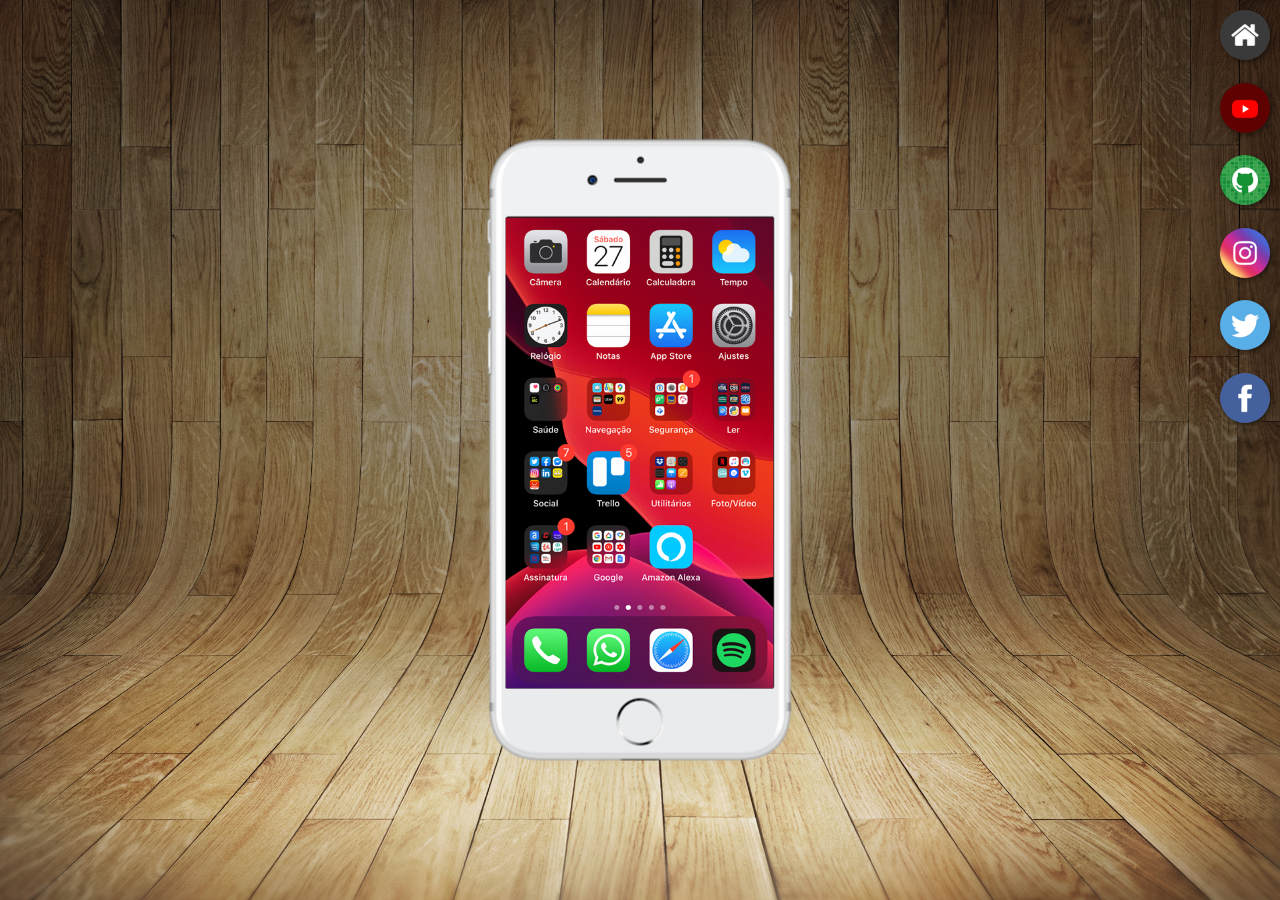
<file: index.html>
<!DOCTYPE html>
<html lang="pt-br">
<head>
    <meta charset="UTF-8">
    <meta name="viewport" content="width=device-width, initial-scale=1.0">
    <title>Projeto Redes Sociais</title>
    <link rel="stylesheet" href="style/style.css">
    <link rel="shortcut icon" href="imagens/favicon.ico" type="image/x-icon">
</head>
<body>
    <main>
        <section id="celular">
            <iframe src="home.html" name="tela" frameborder="0"></iframe>
        </section>
        
        <section id="redes-sociais">
            <a href="home.html" target="tela"><img src="imagens/logo-home.jpg" alt="Home"></a>
            <br>
            <a href="youtube.html" target="tela"><img src="imagens/logo-youtube.jpg" alt="Youtube"></a>
            <br>
            <a href="github.html" target="tela"><img src="imagens/logo-github.jpg" alt="GitHub"></a>
            <br>
            <a href="instagram.html" target="tela"><img src="imagens/logo-instagram.jpg" alt="Instagram"></a>
            <br>
            <a href="twitter.html" target="tela"><img src="imagens/logo-twitter.jpg" alt="Twitter"></a>
            <br>
            <a href="facebook.html" target="tela"><img src="imagens/logo-facebook.jpg" alt="Facebook"></a>
        </section>
    </main>
</body>
</html>
</file>
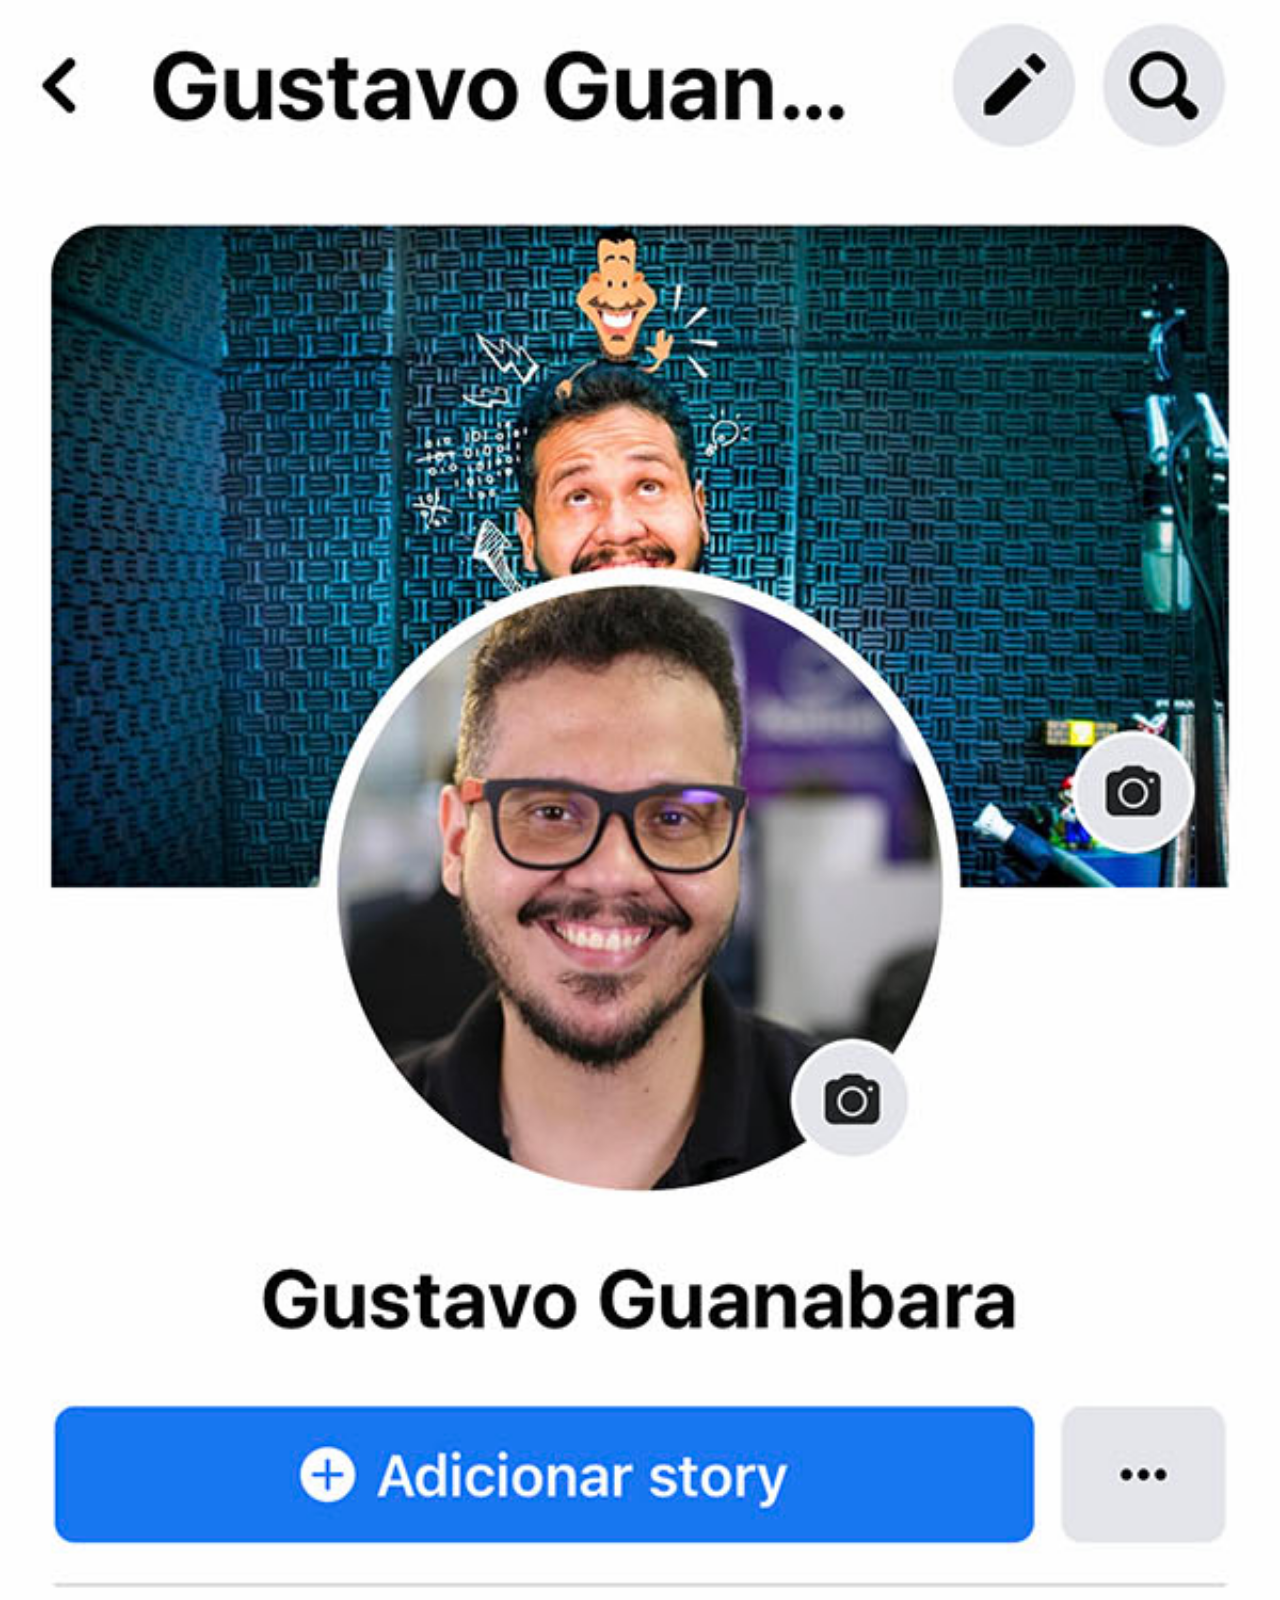
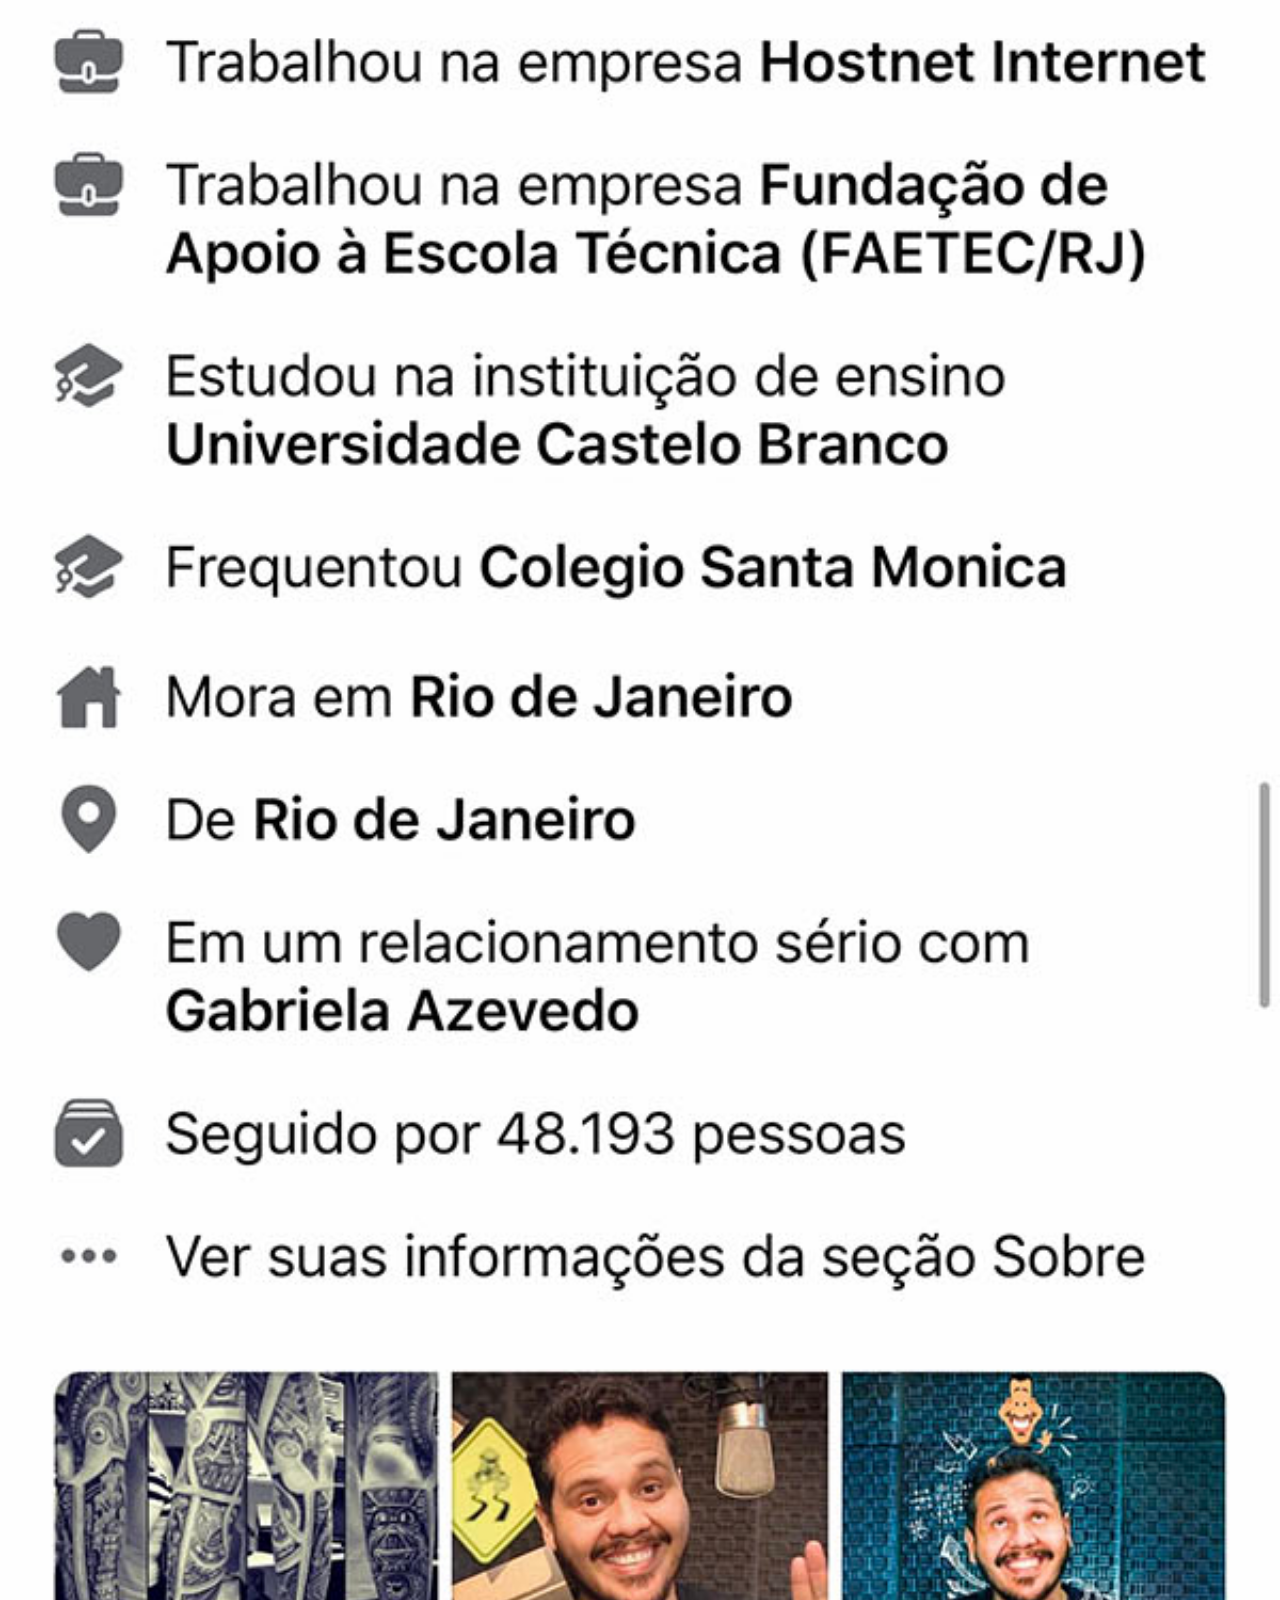
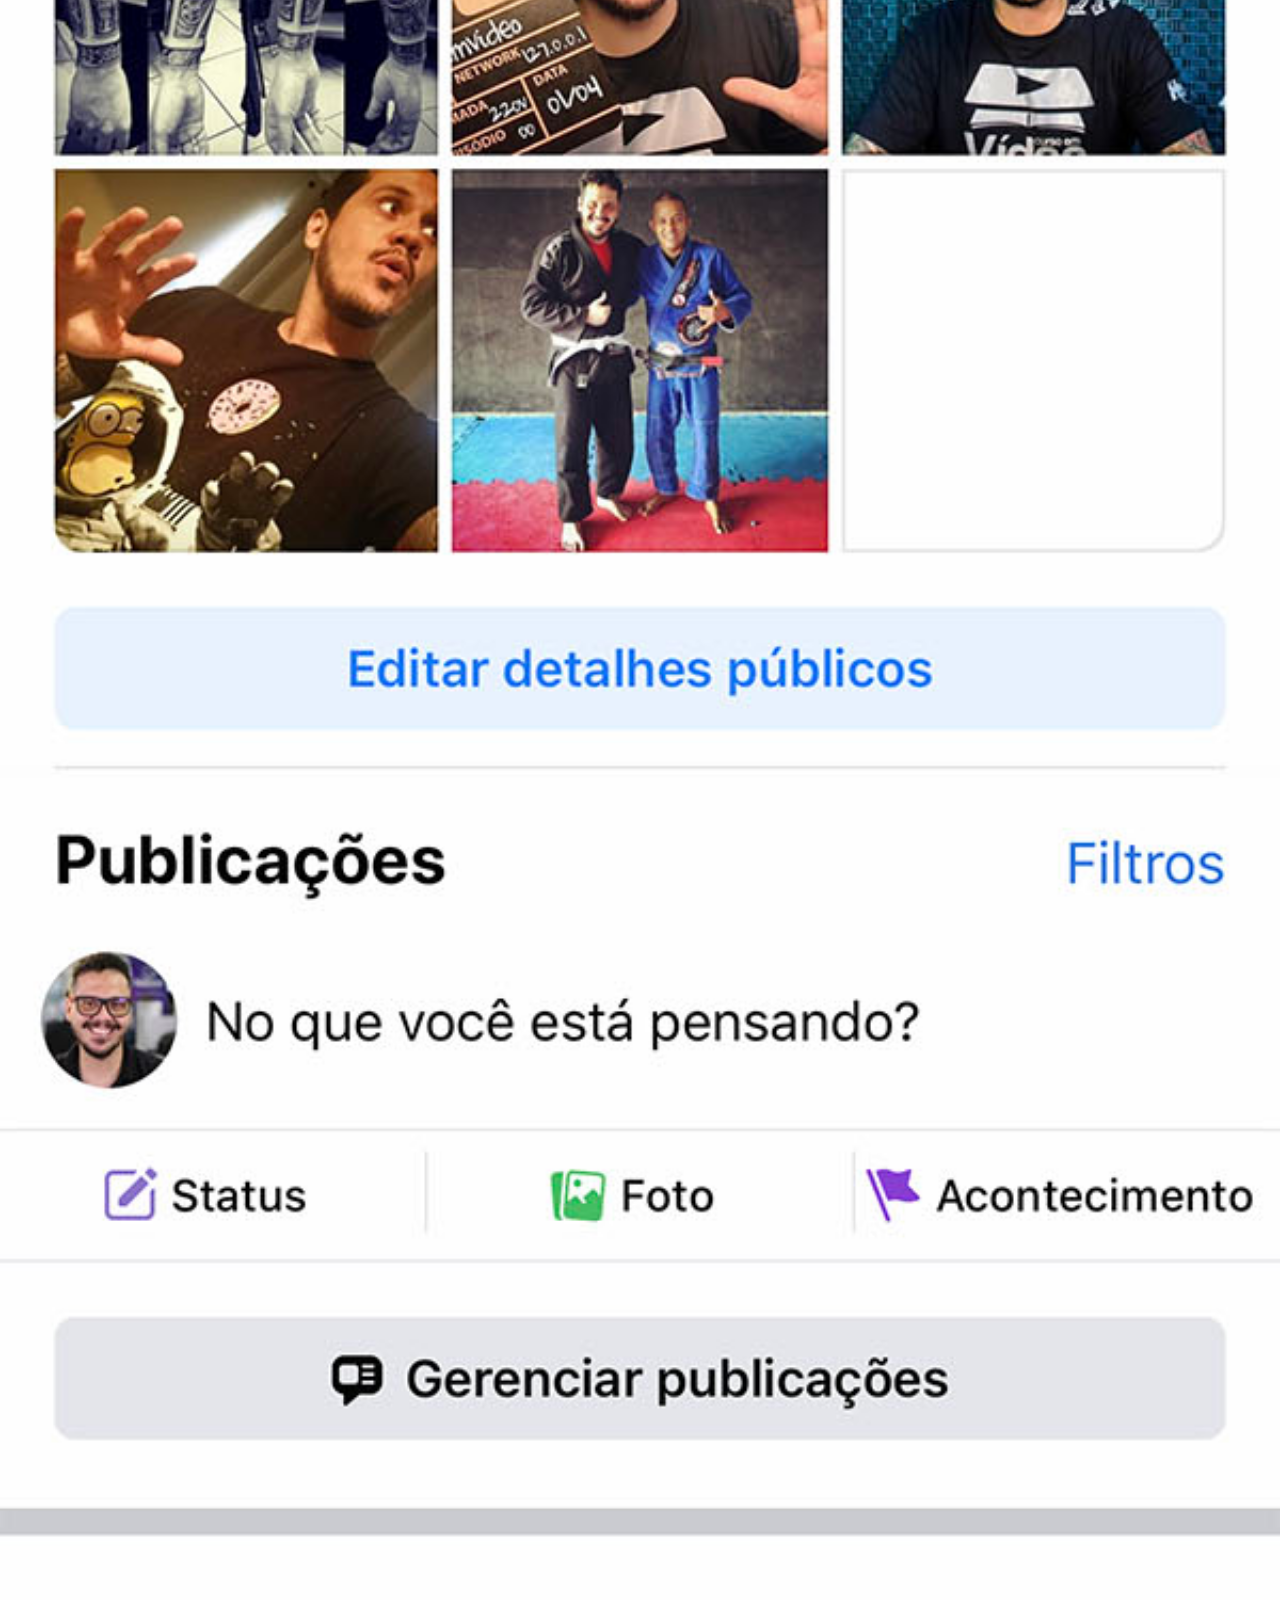
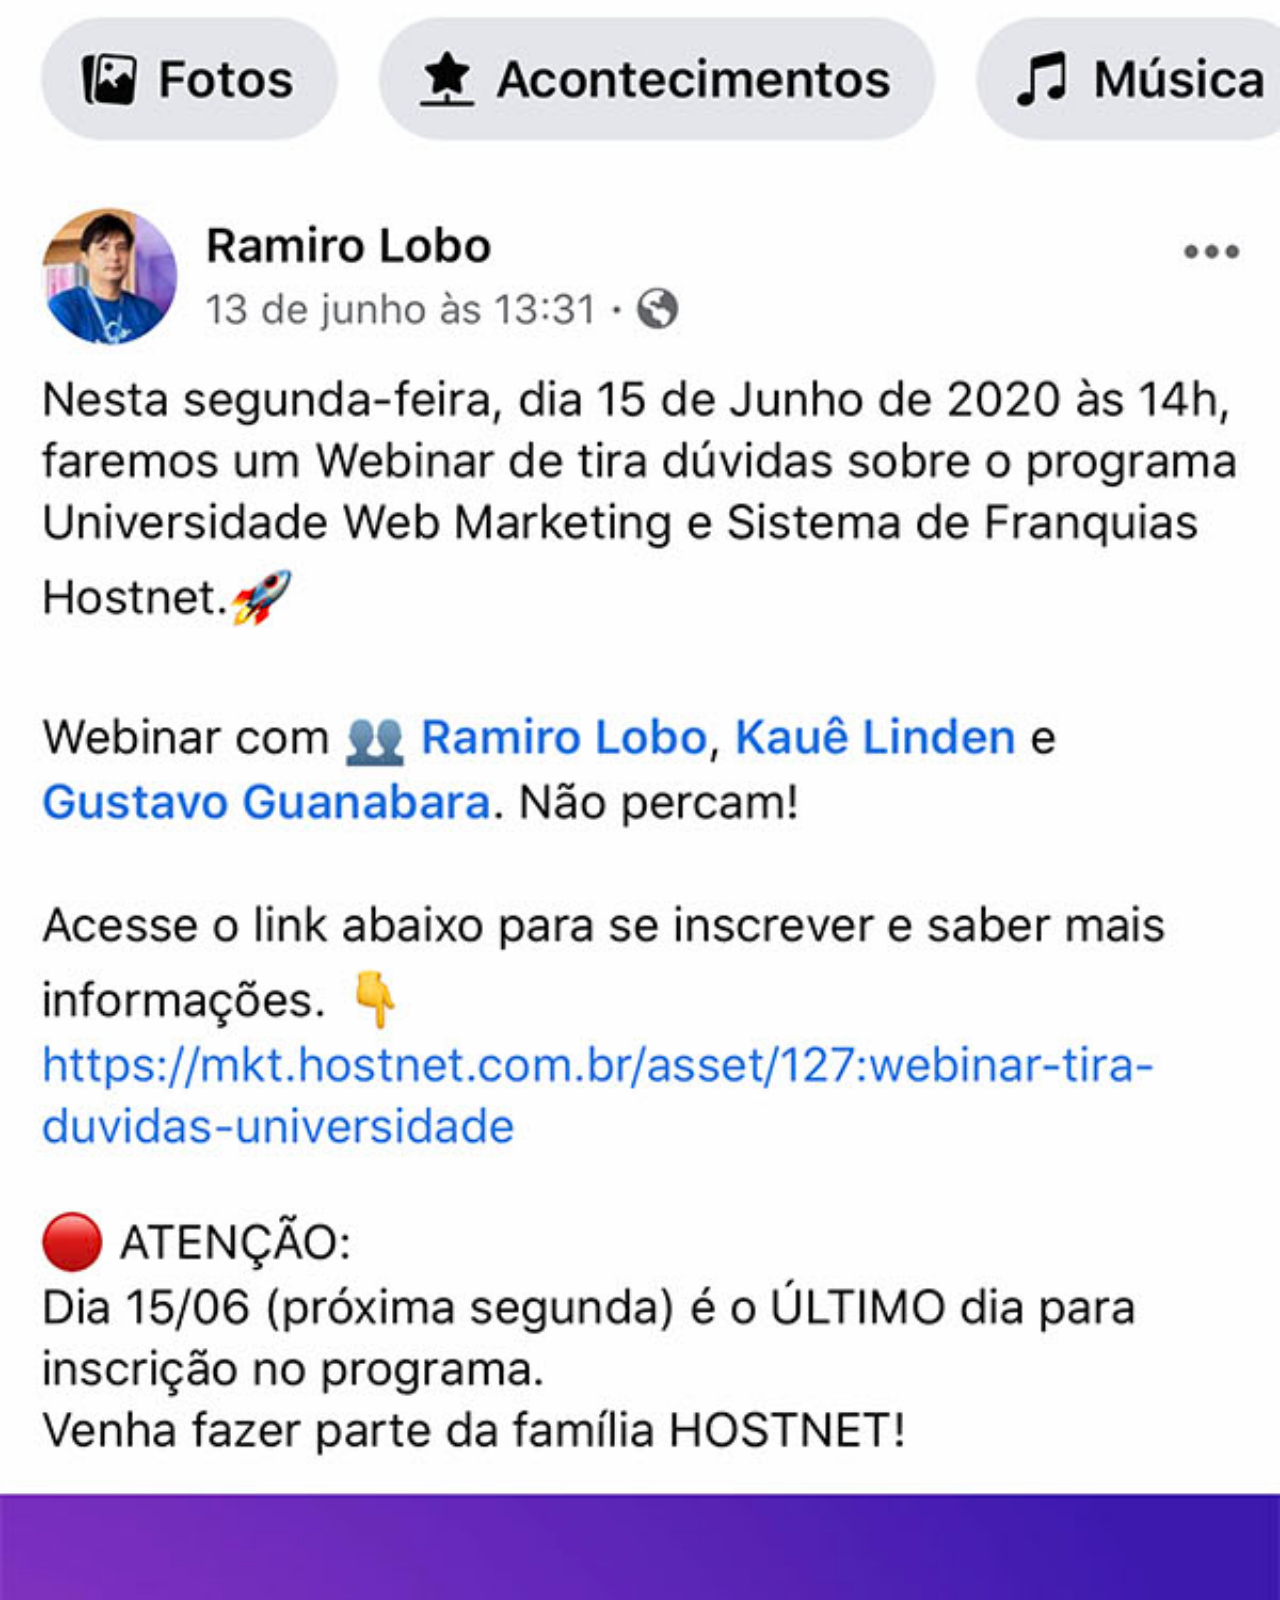
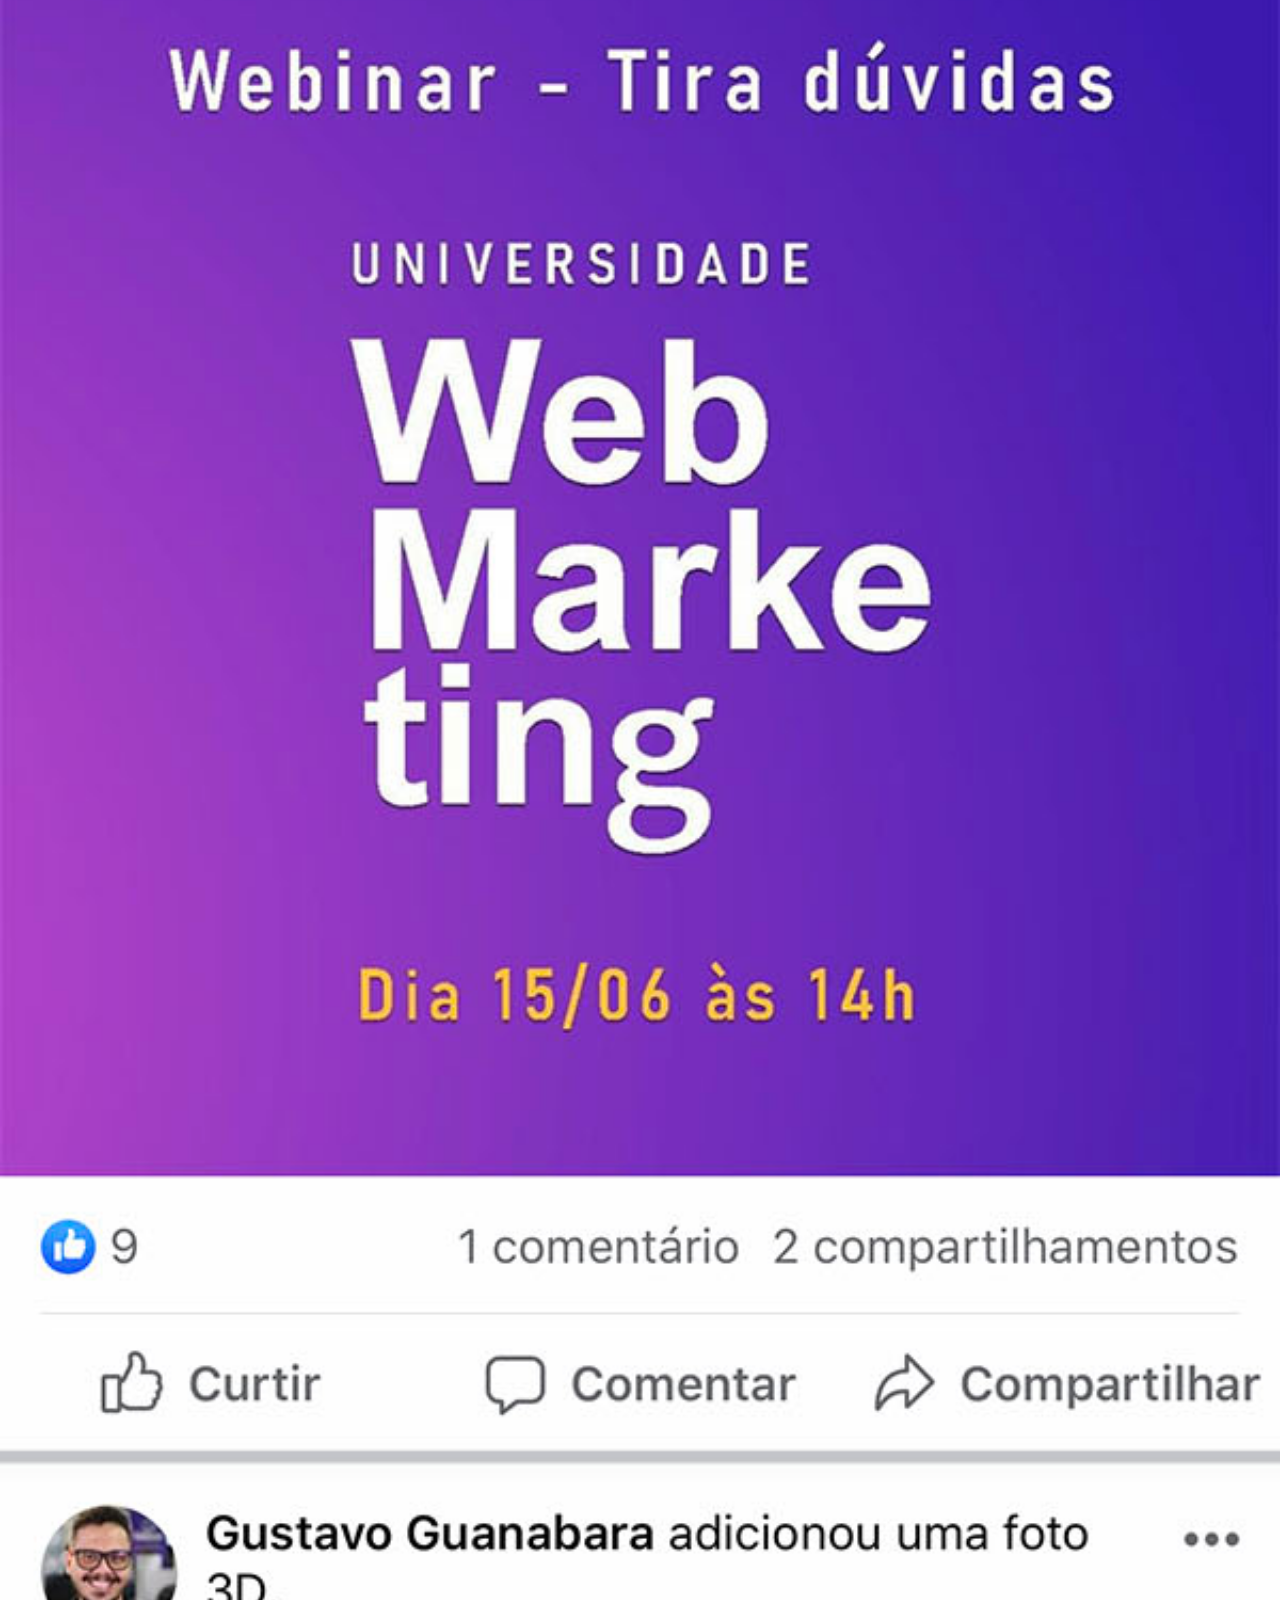
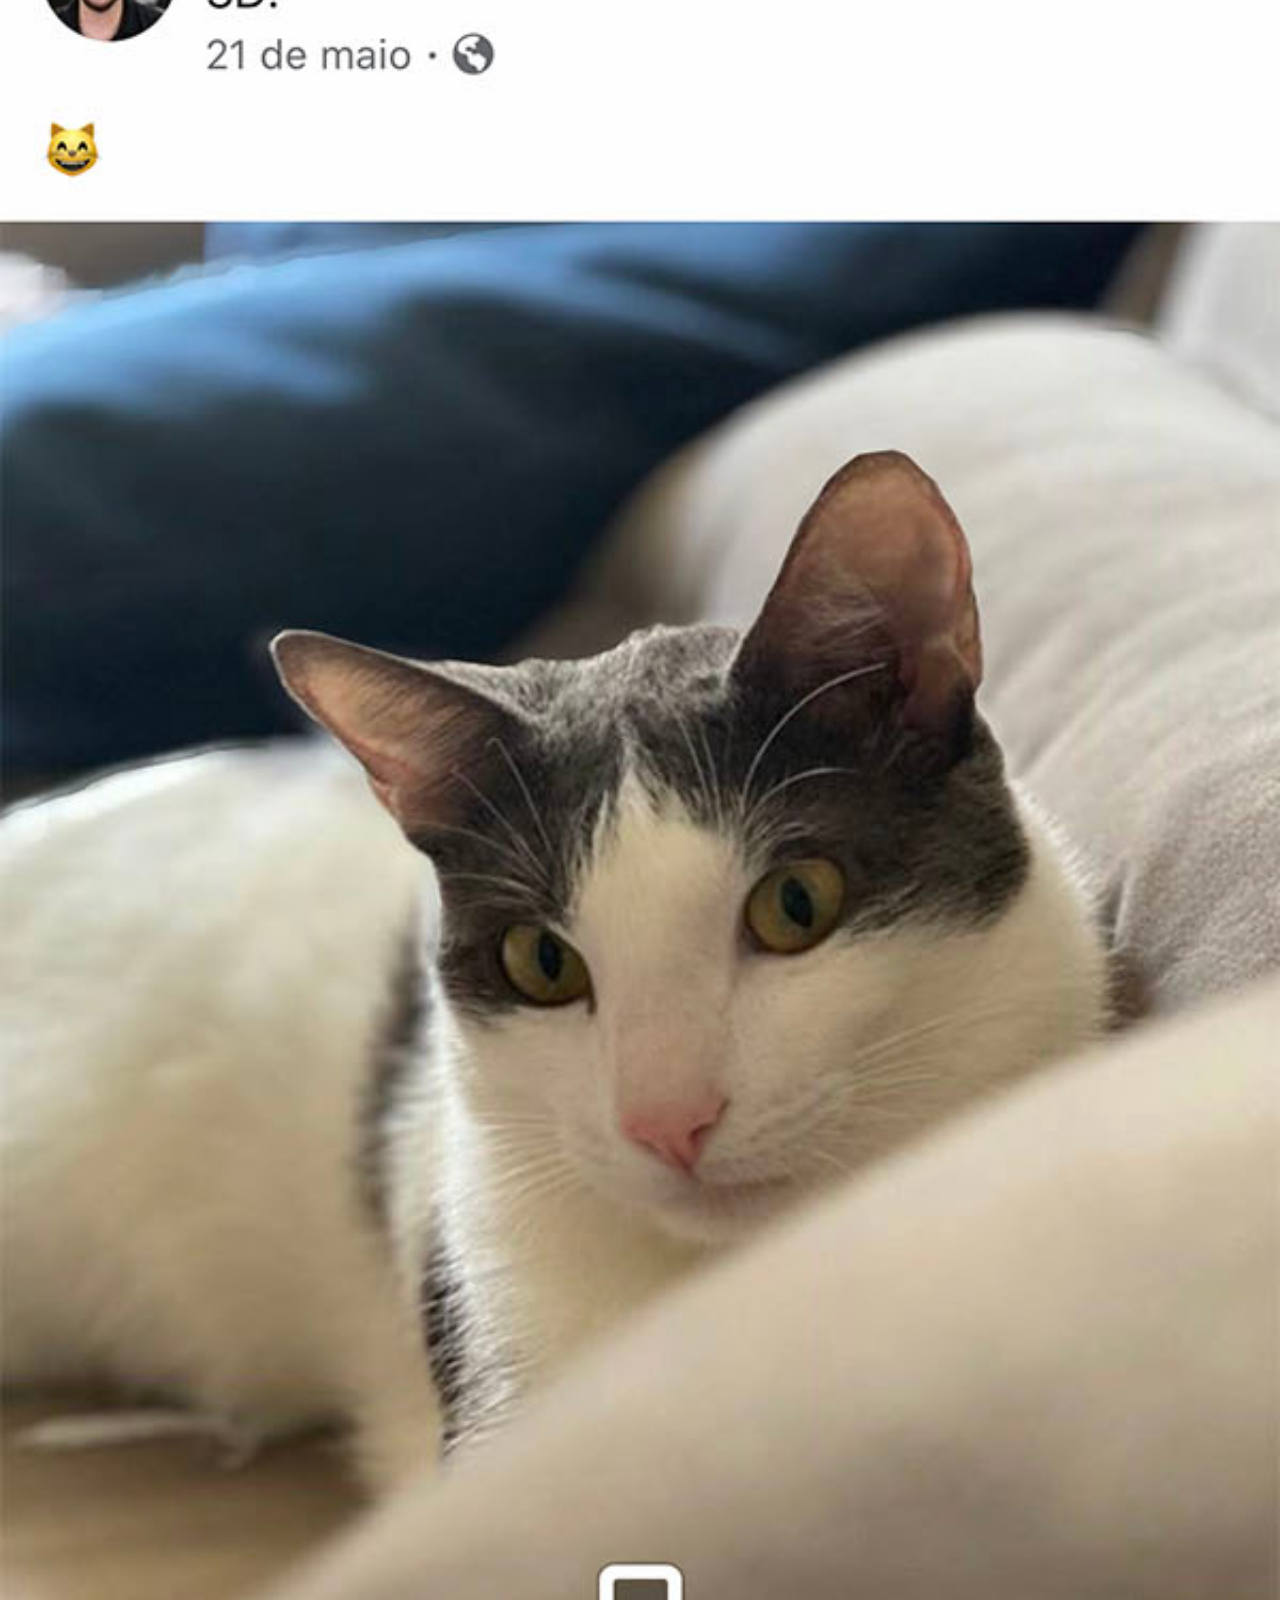
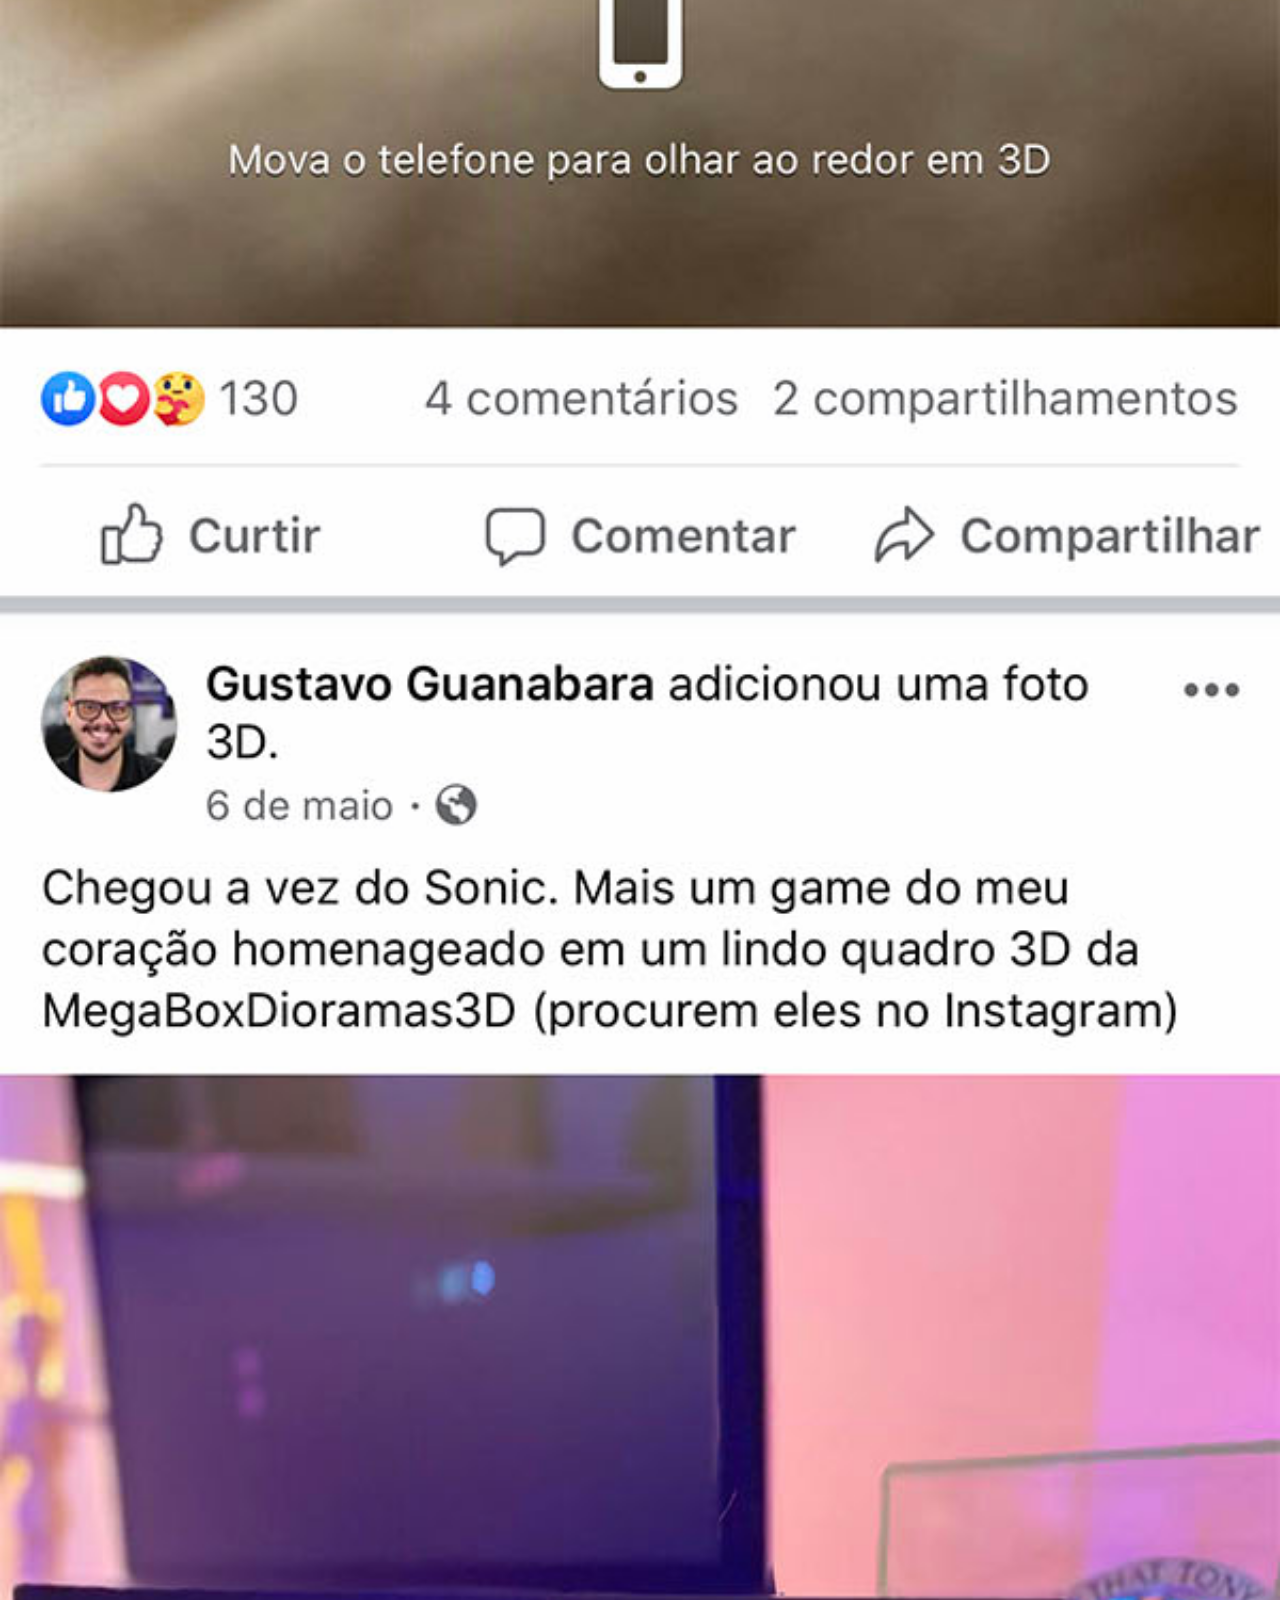
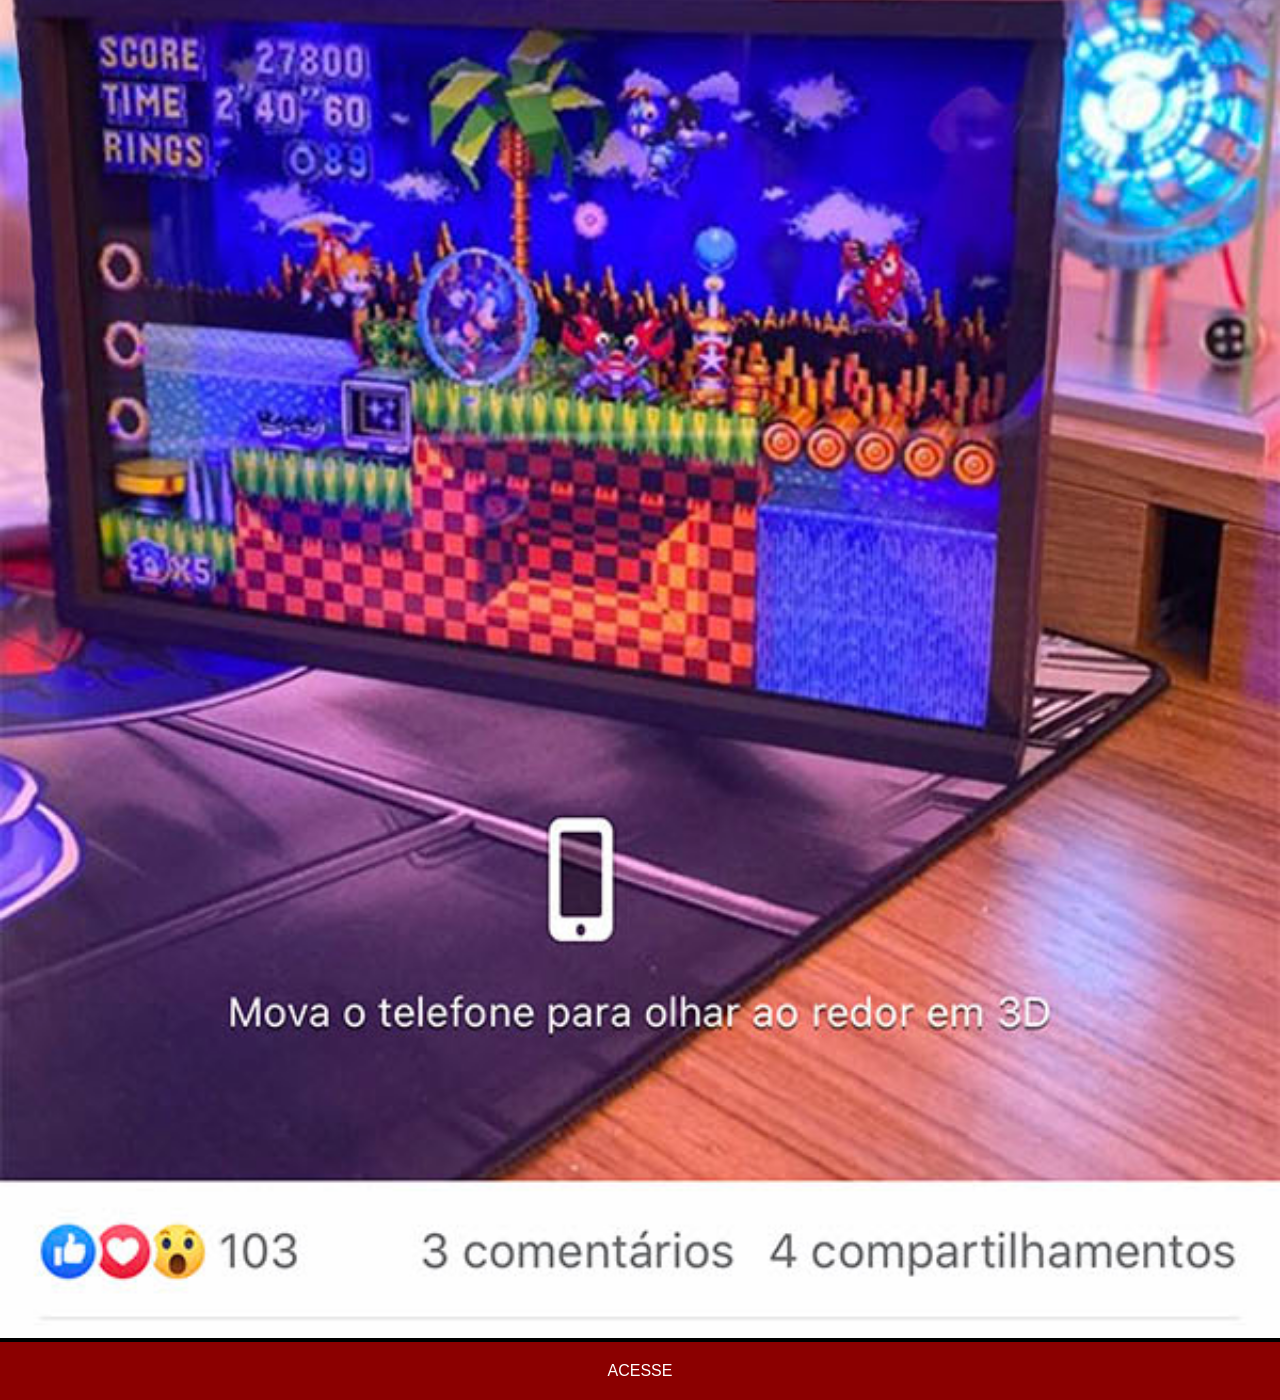
<file: facebook.html>
<!DOCTYPE html>
<html lang="pt-br">
<head>
    <meta charset="UTF-8">
    <meta name="viewport" content="width=device-width, initial-scale=1.0">
    <title>Facebook</title>
    <link rel="stylesheet" href="style/social.css">
</head>
<body>
    <img src="imagens/tela-facebook.jpg" alt="Facebook">
    <a href="https://www.facebook.com/gustavoguanabara/?locale=pt_BR" target="_blank">ACESSE</a>
</body>
</html>
</file>
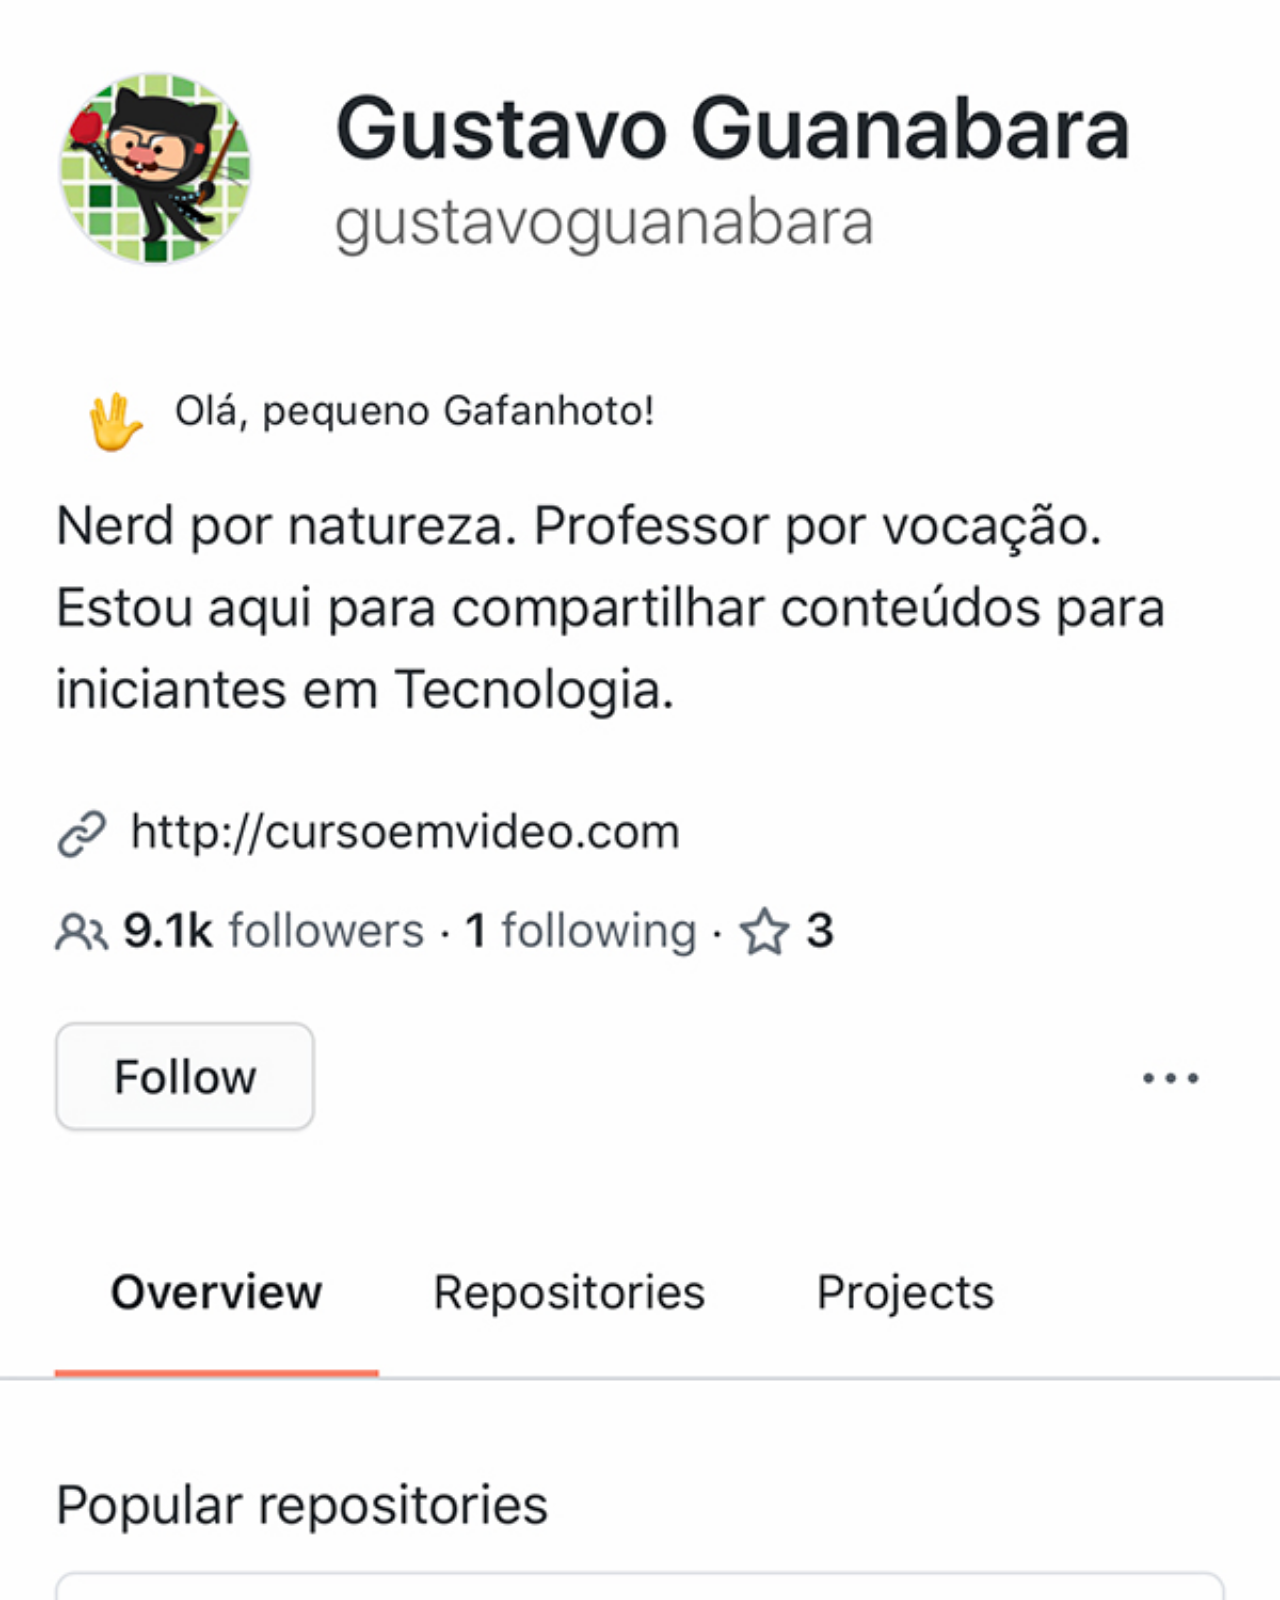
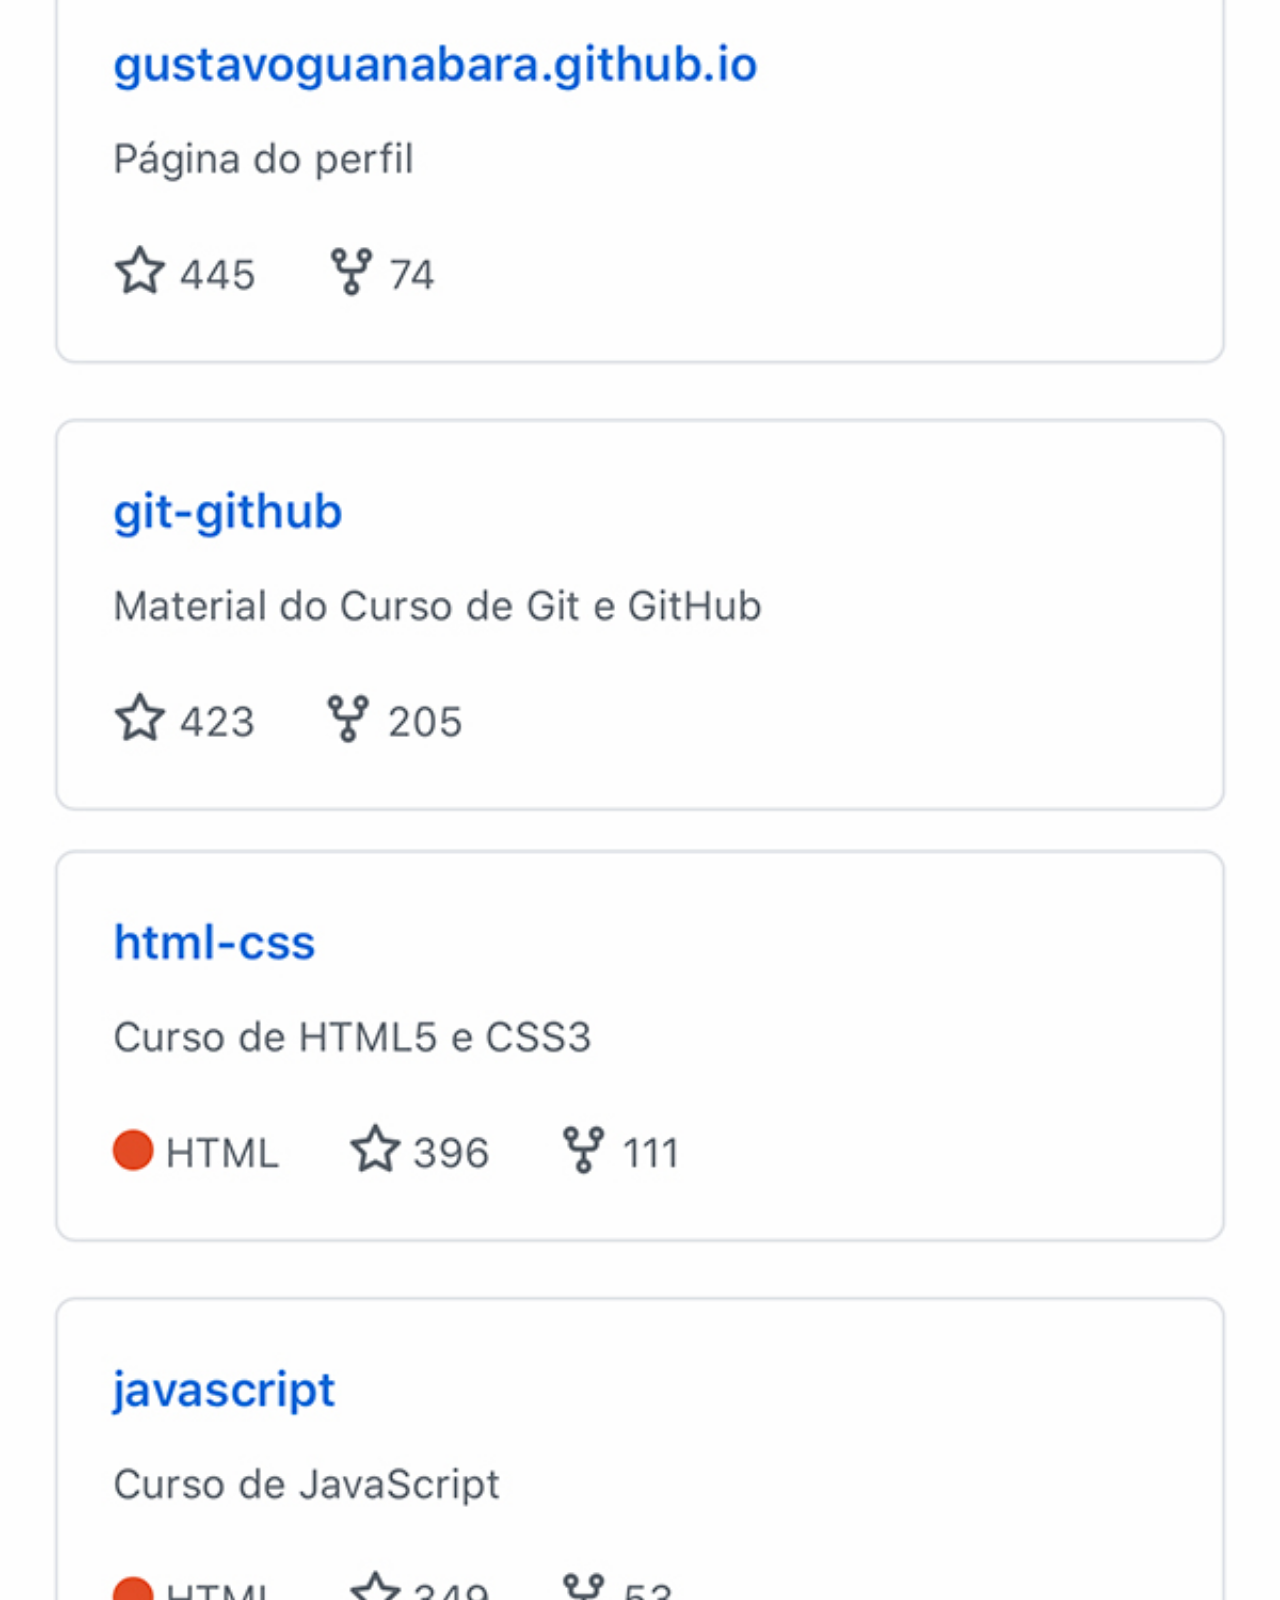
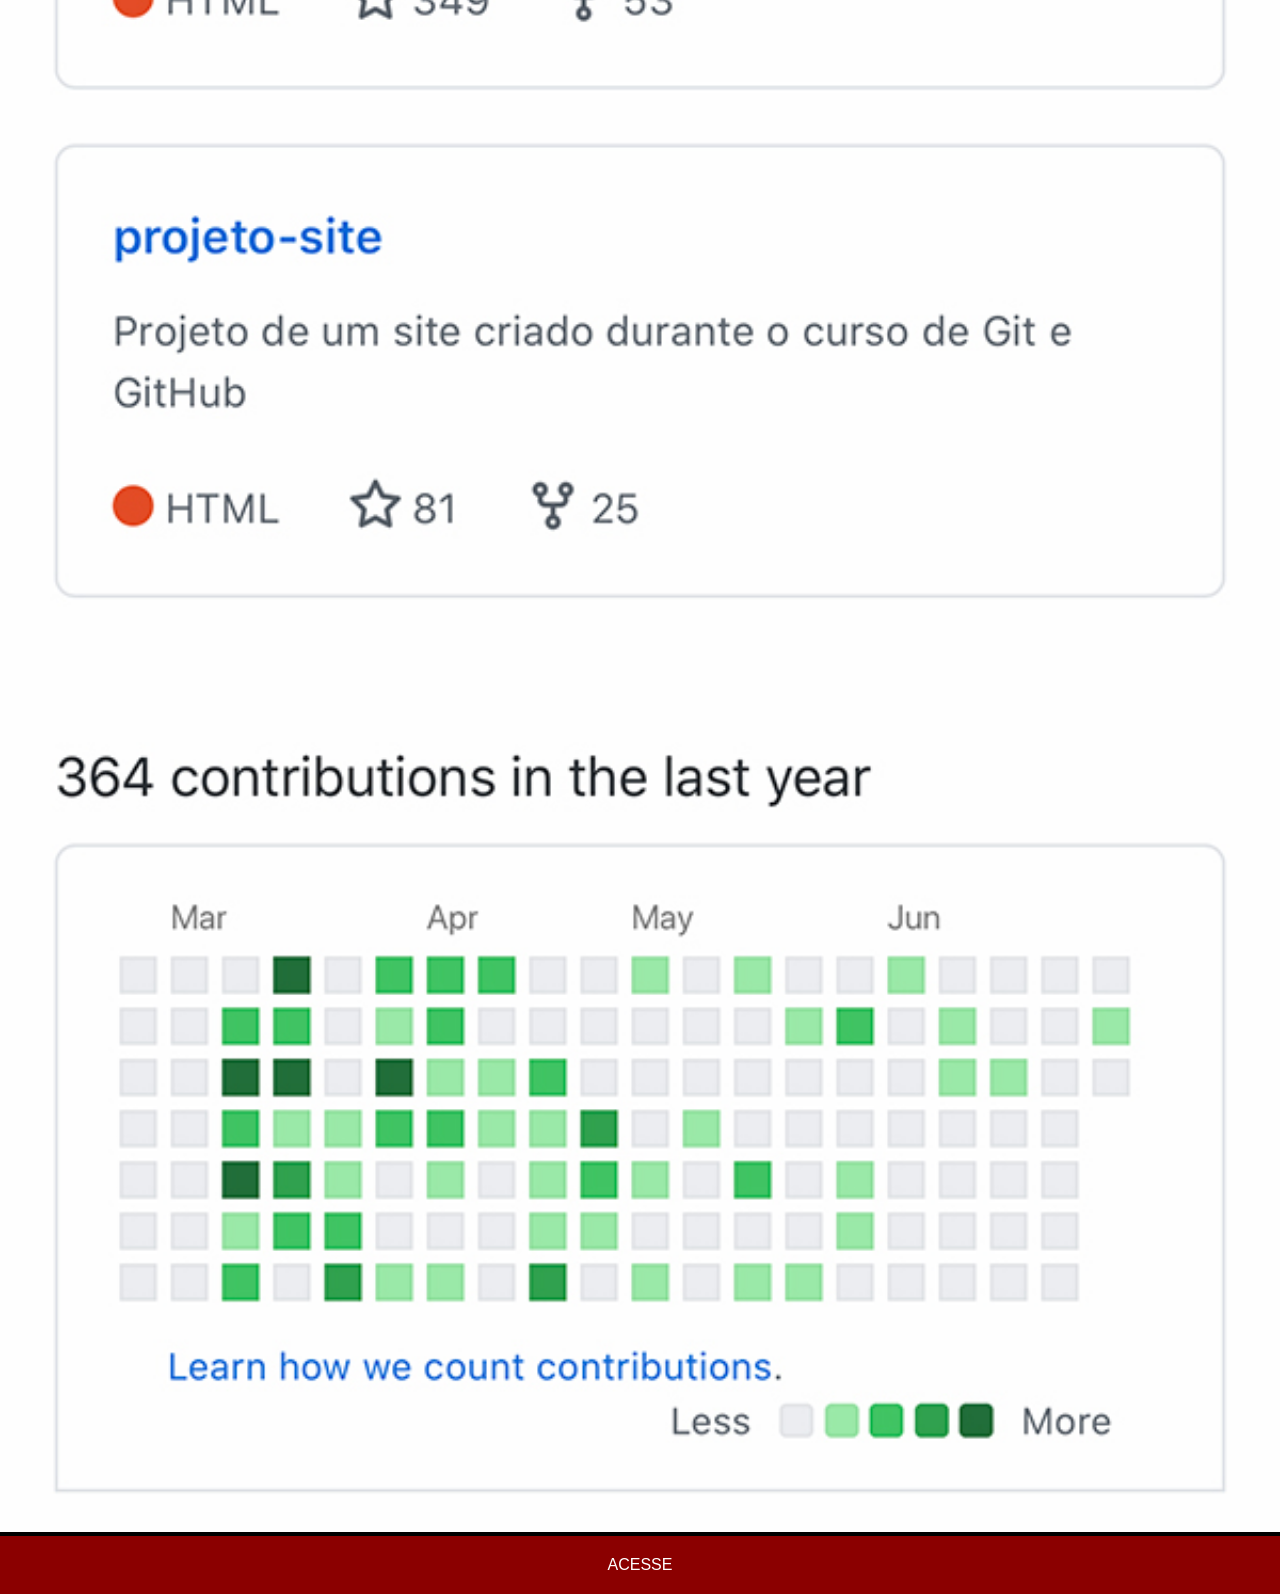
<file: github.html>
<!DOCTYPE html>
<html lang="pt-br">
<head>
    <meta charset="UTF-8">
    <meta name="viewport" content="width=device-width, initial-scale=1.0">
    <title>GitHub</title>
    <link rel="stylesheet" href="style/social.css">
</head>
<body>
    <img src="imagens/tela-github.jpg" alt="GitHub">
    <a href="https://github.com/gustavoguanabara" target="_blank">ACESSE</a>
</body>
</html>
</file>
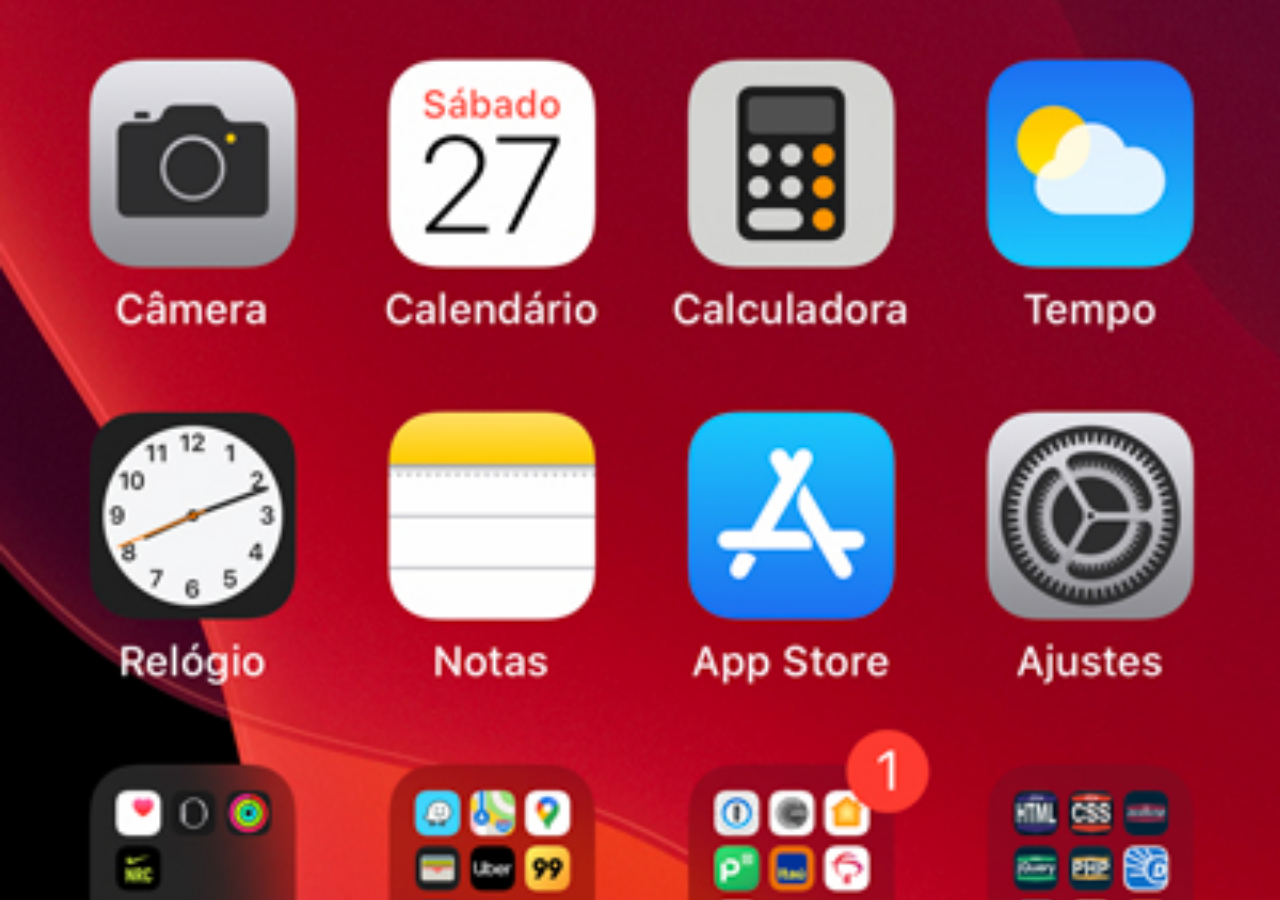
<file: home.html>
<!DOCTYPE html>
<html lang="pt-br">
<head>
    <meta charset="UTF-8">
    <meta name="viewport" content="width=device-width, initial-scale=1.0">
    <title>Home</title>
    <link rel="stylesheet" href="style/social.css">
    <style>
        body{
            background-image: url(imagens/tela-home.jpg);
            background-position: top center;
            background-size: cover;
            background-repeat: no-repeat;
        }
    </style>
</head>
<body>
</body>
</html>
</file>
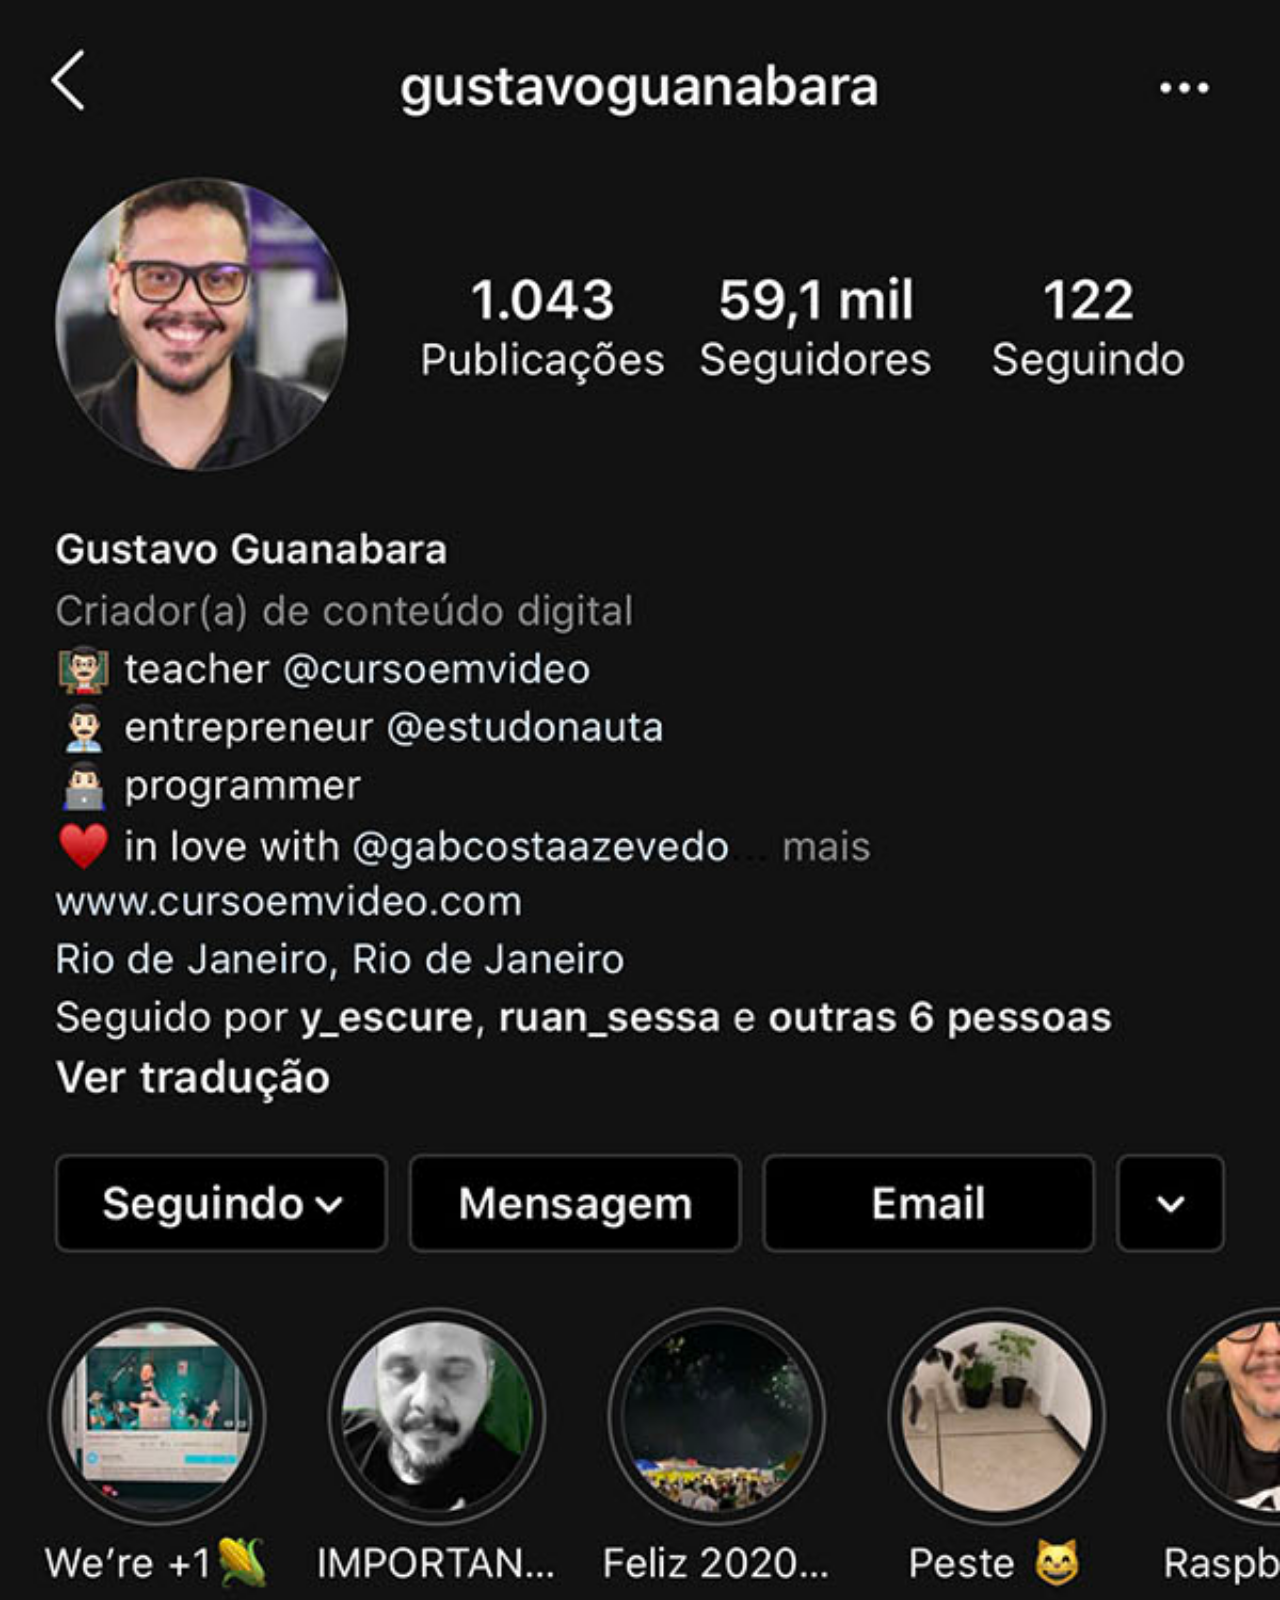
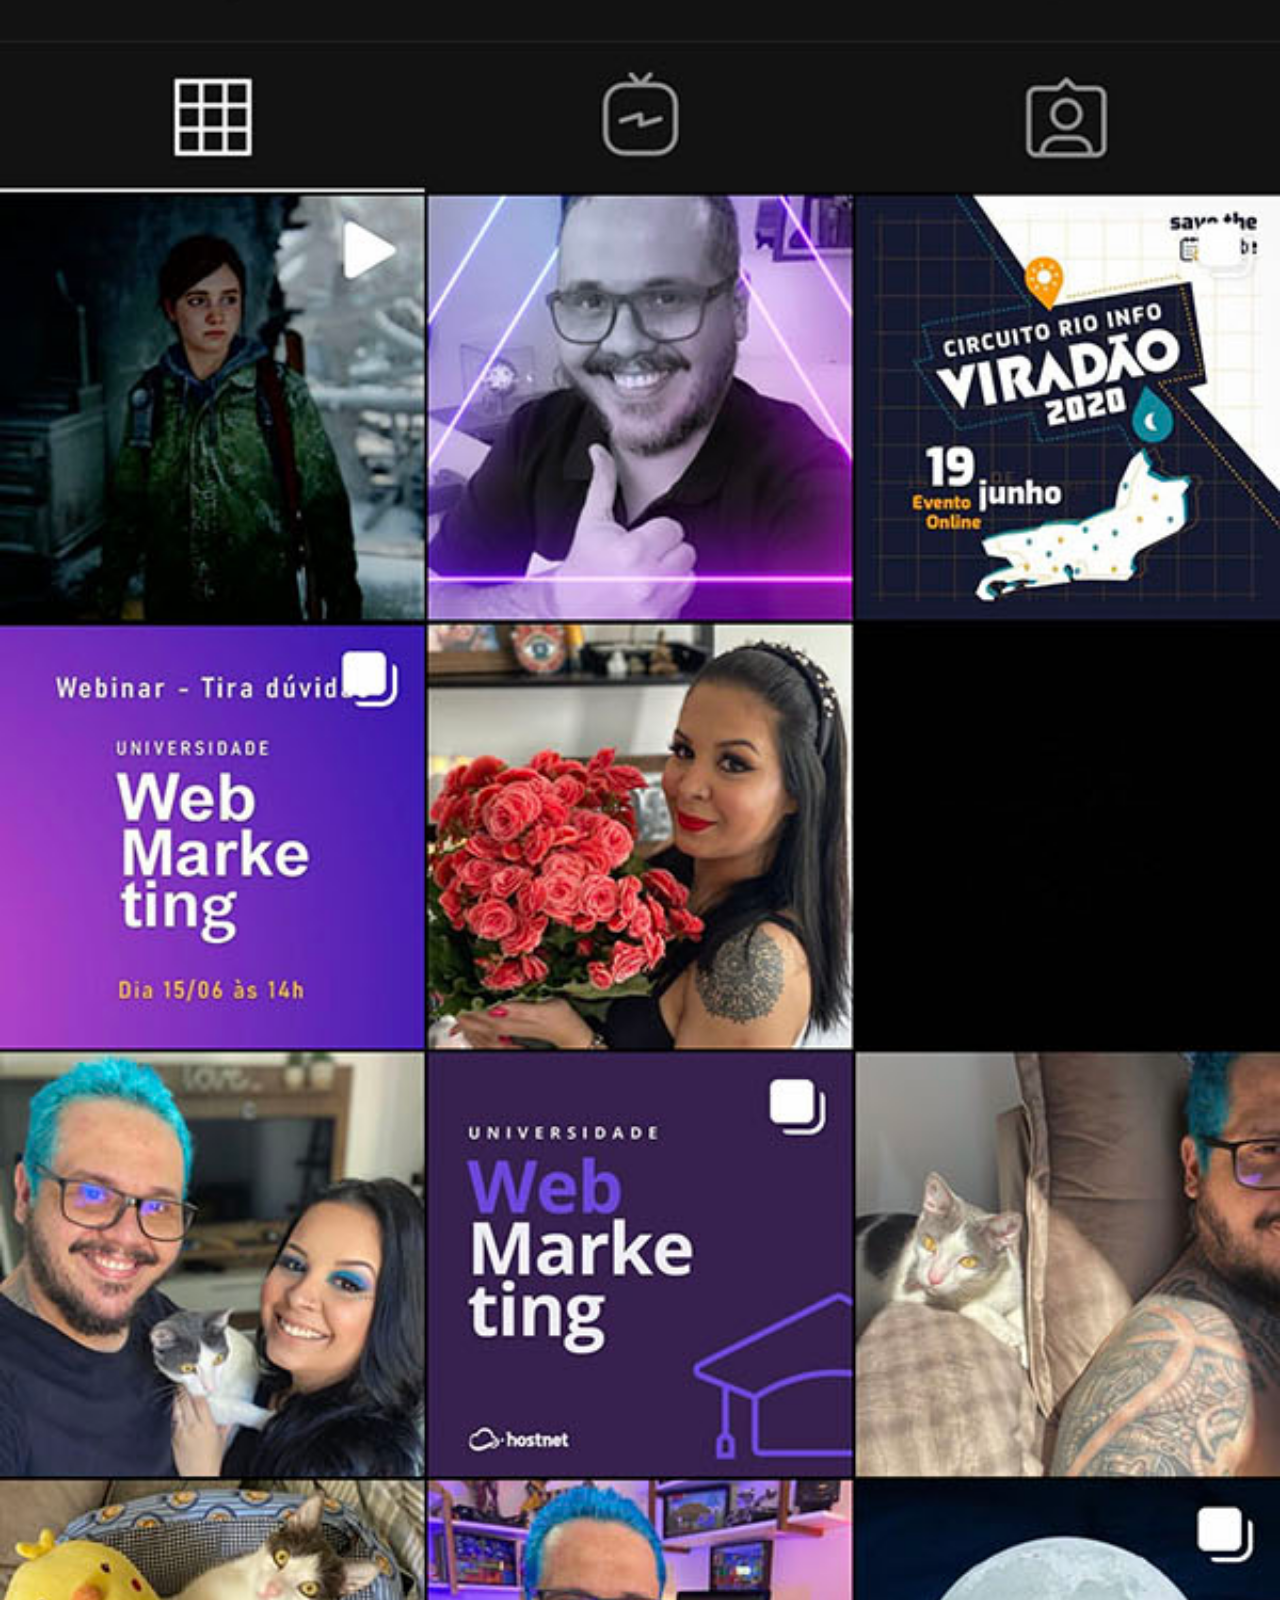
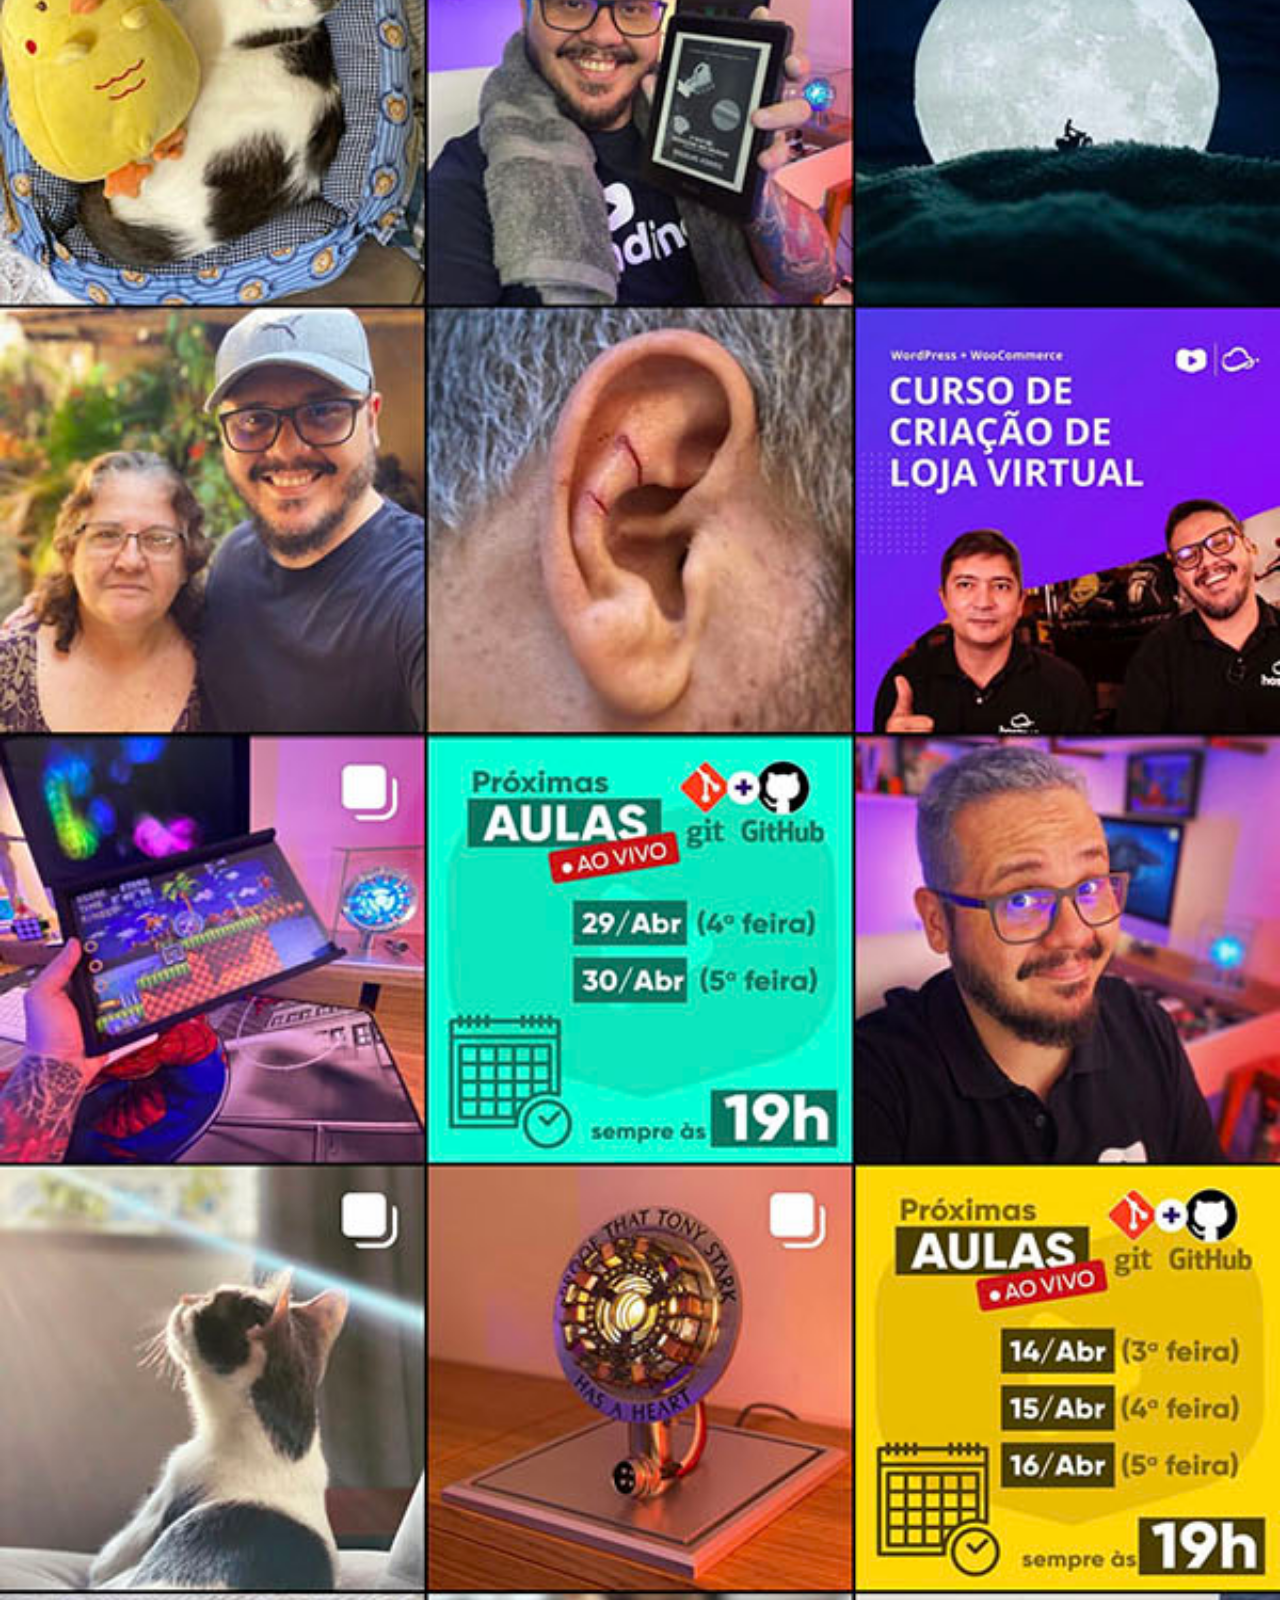
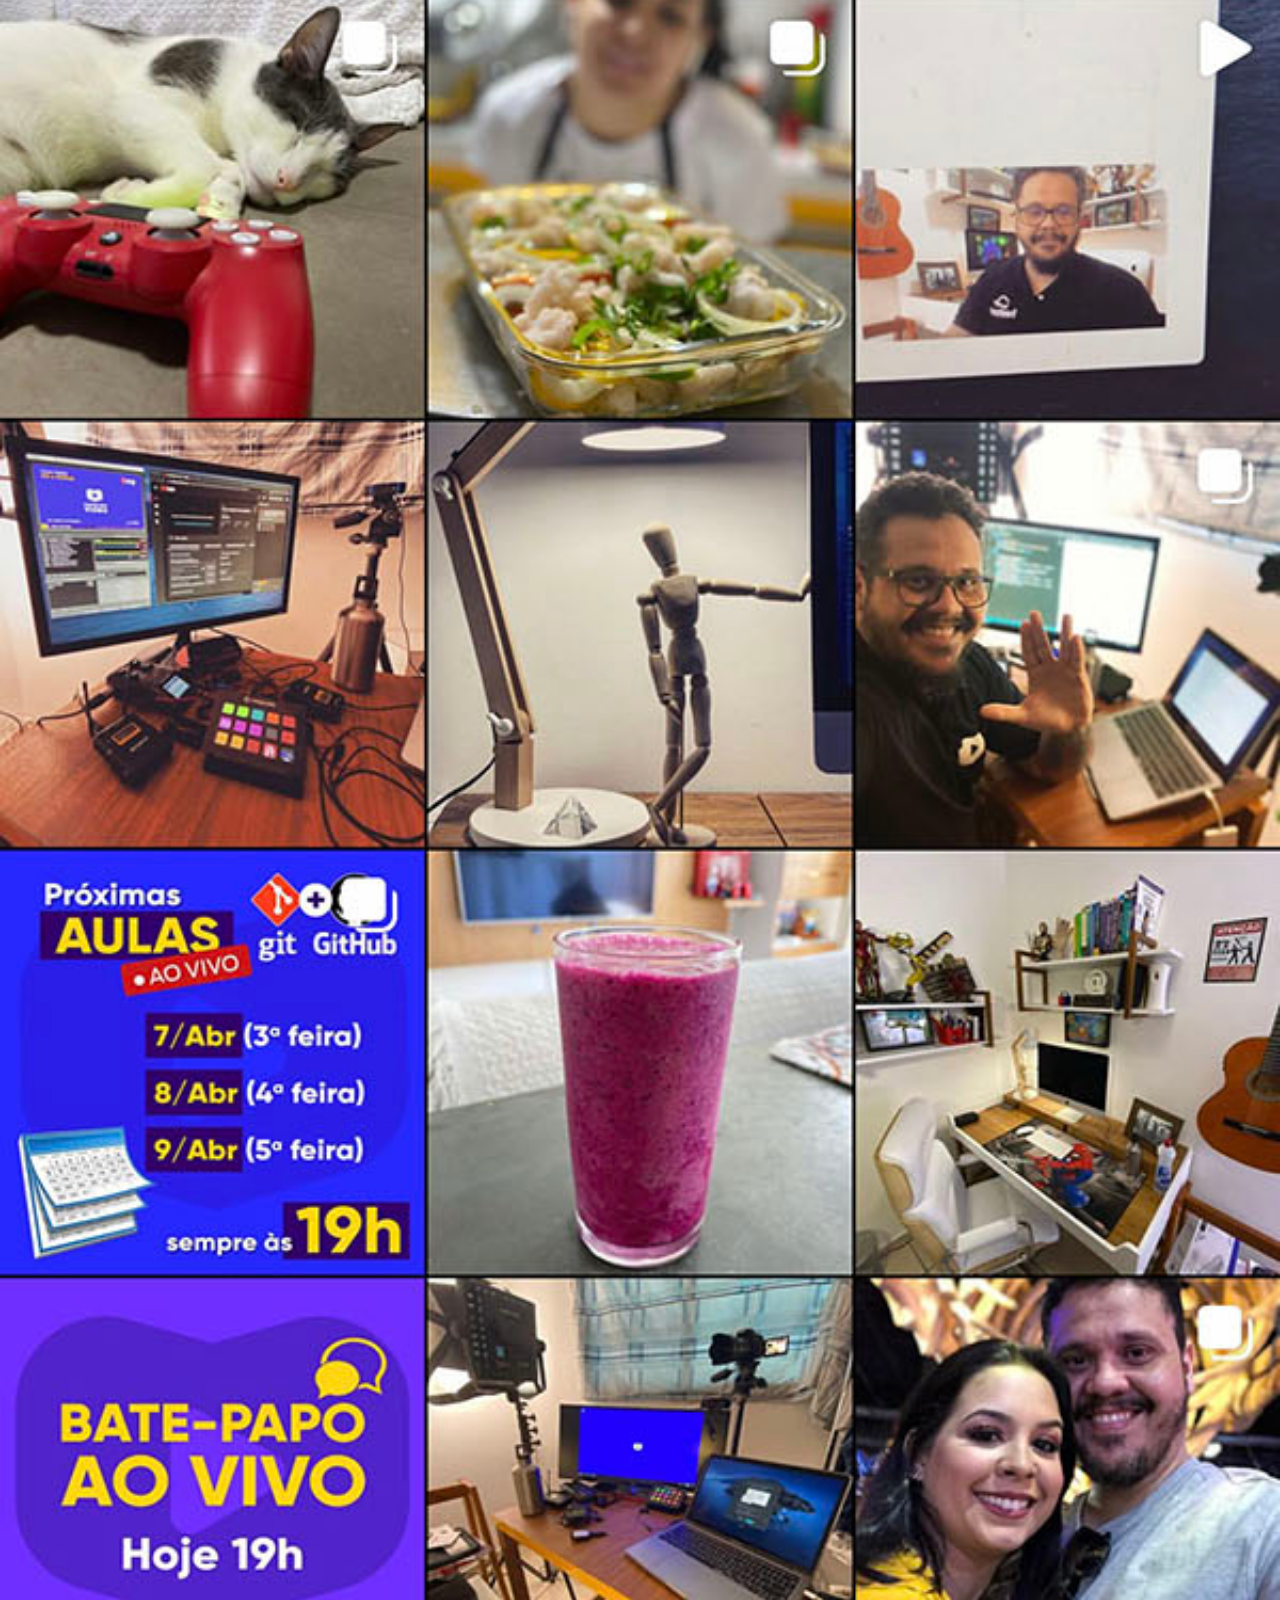
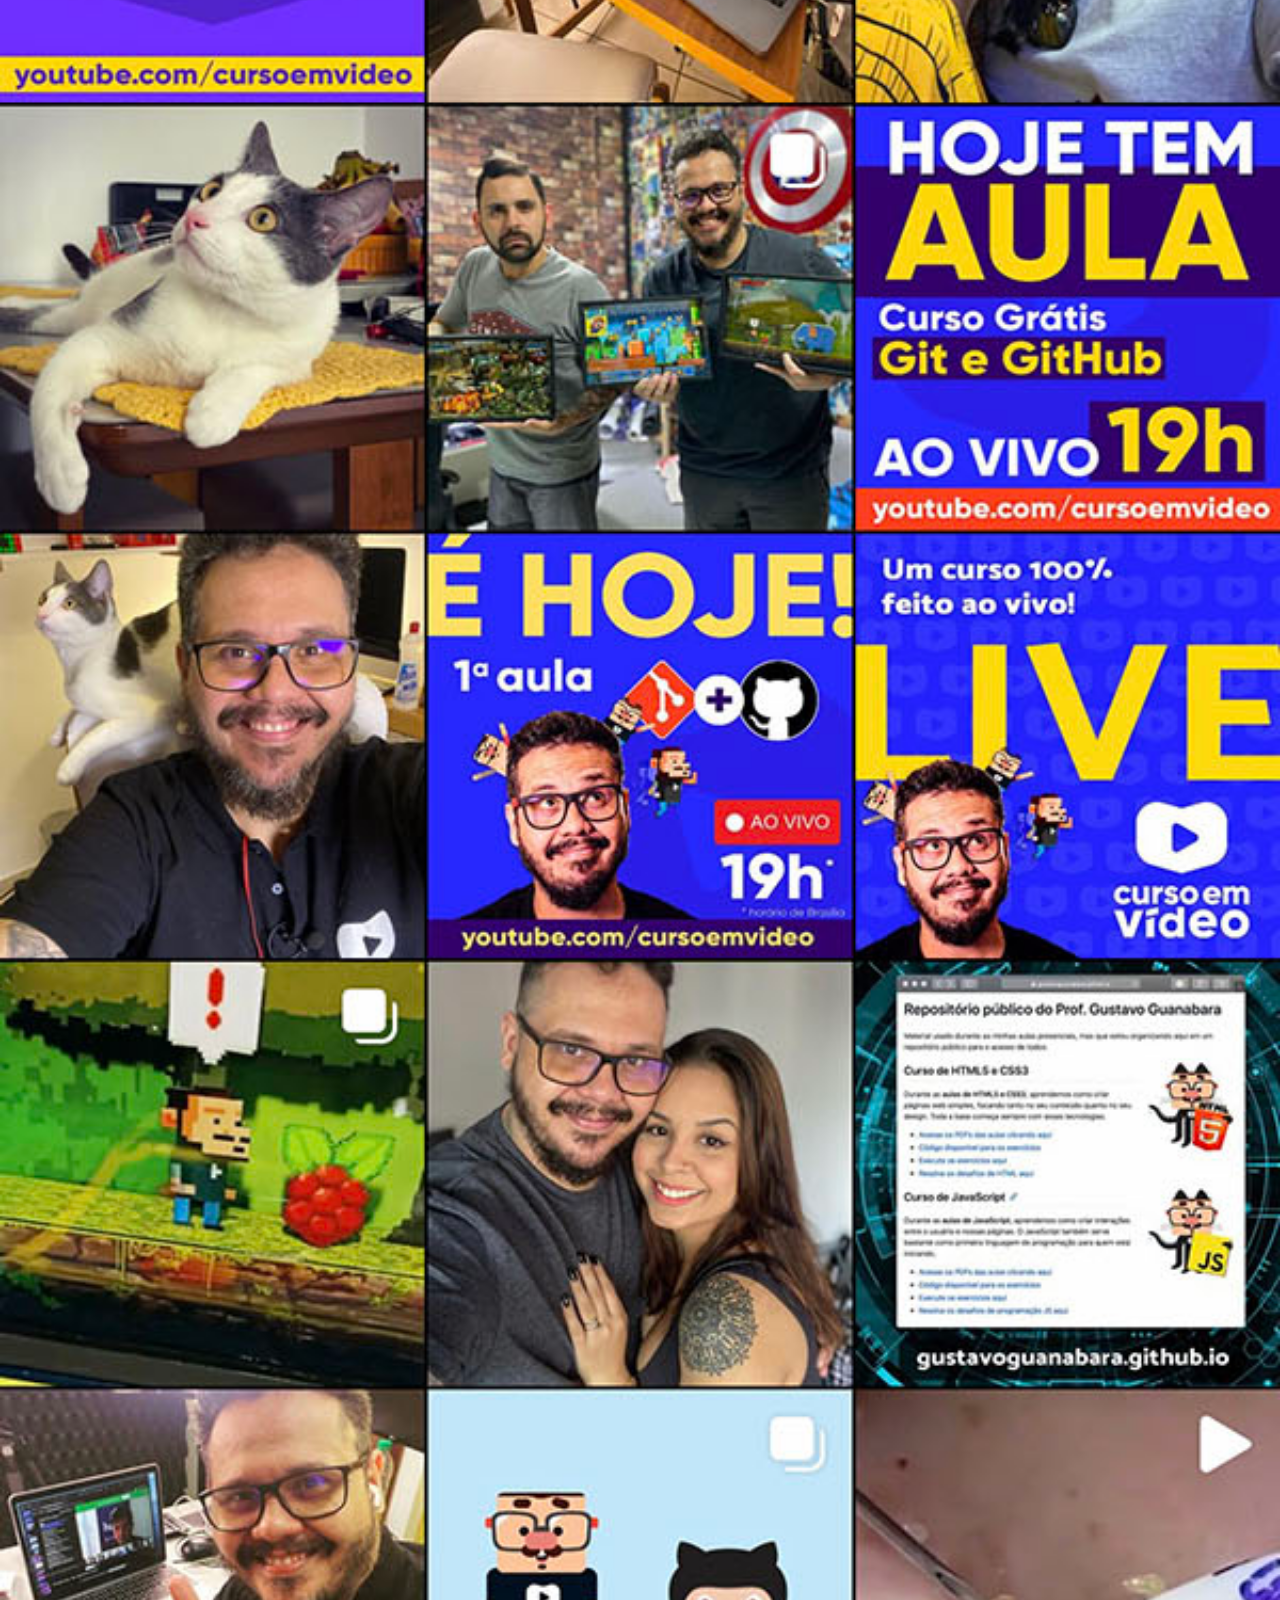
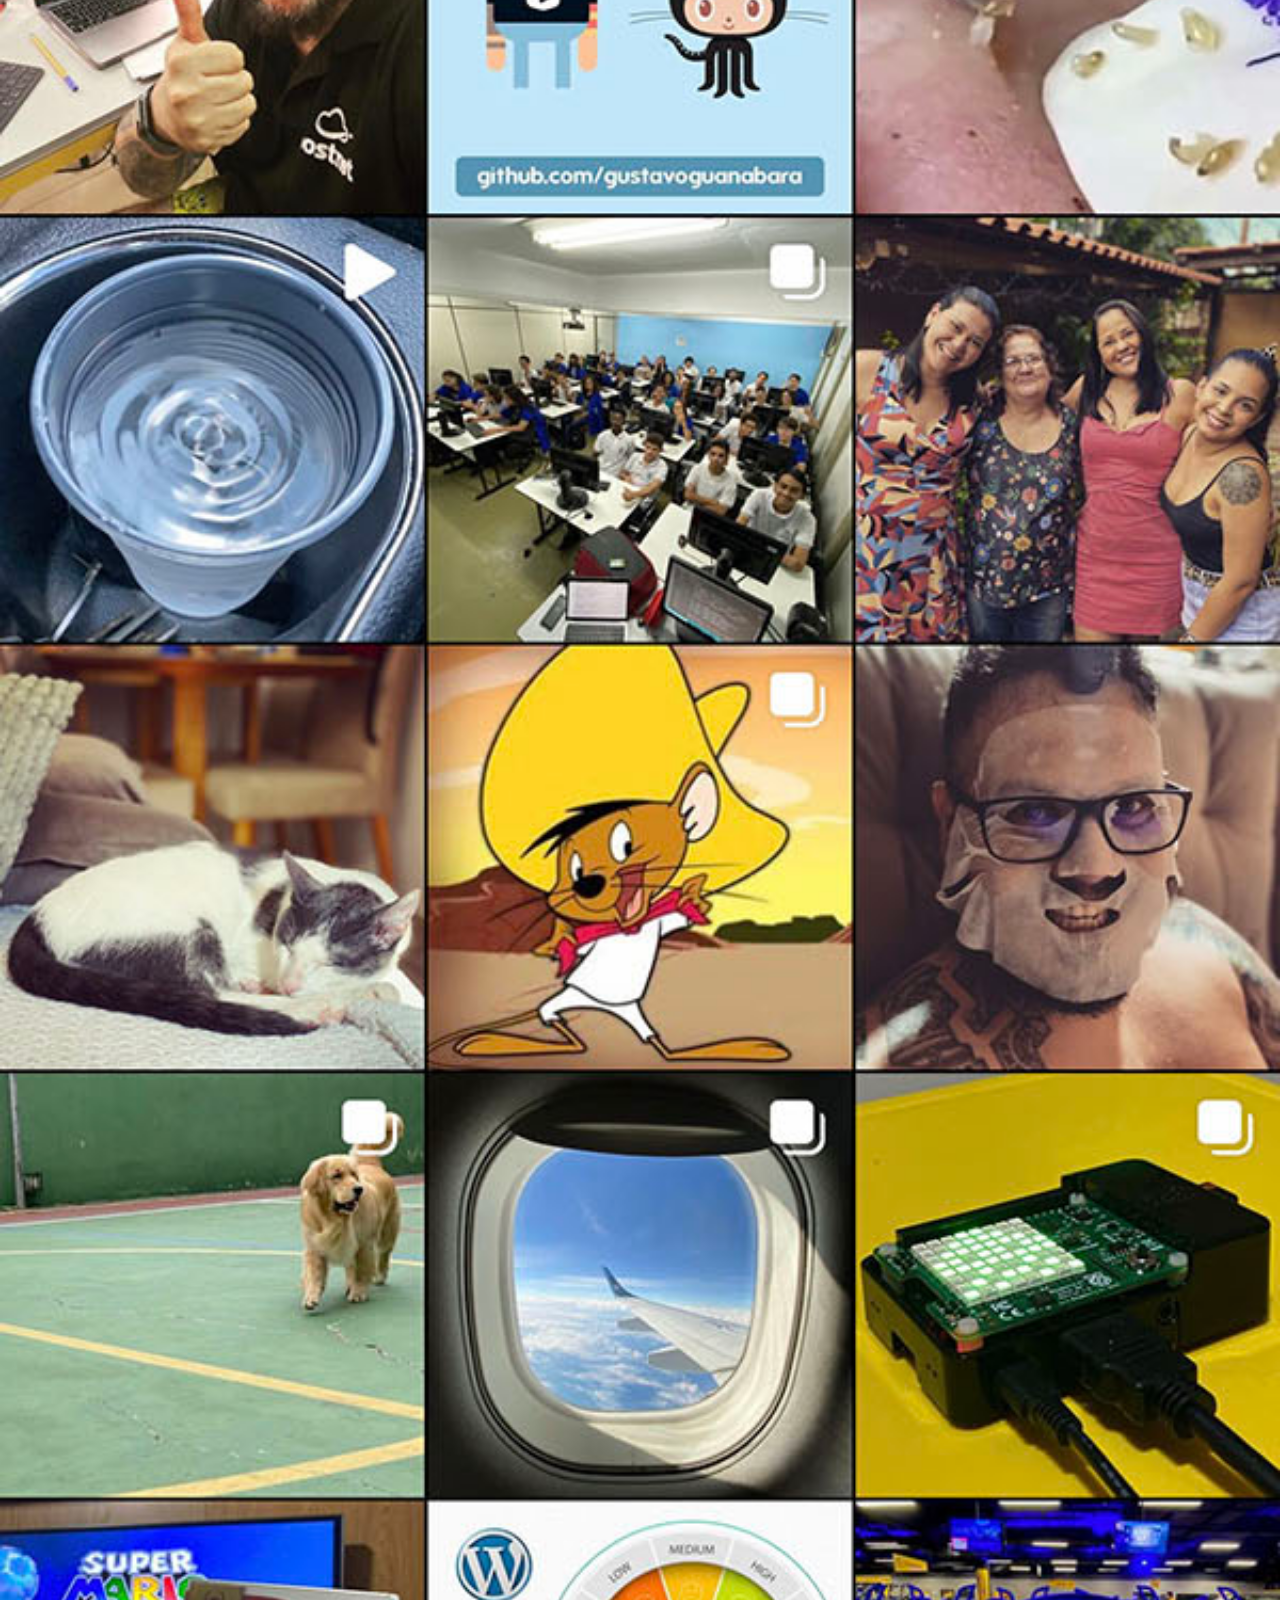
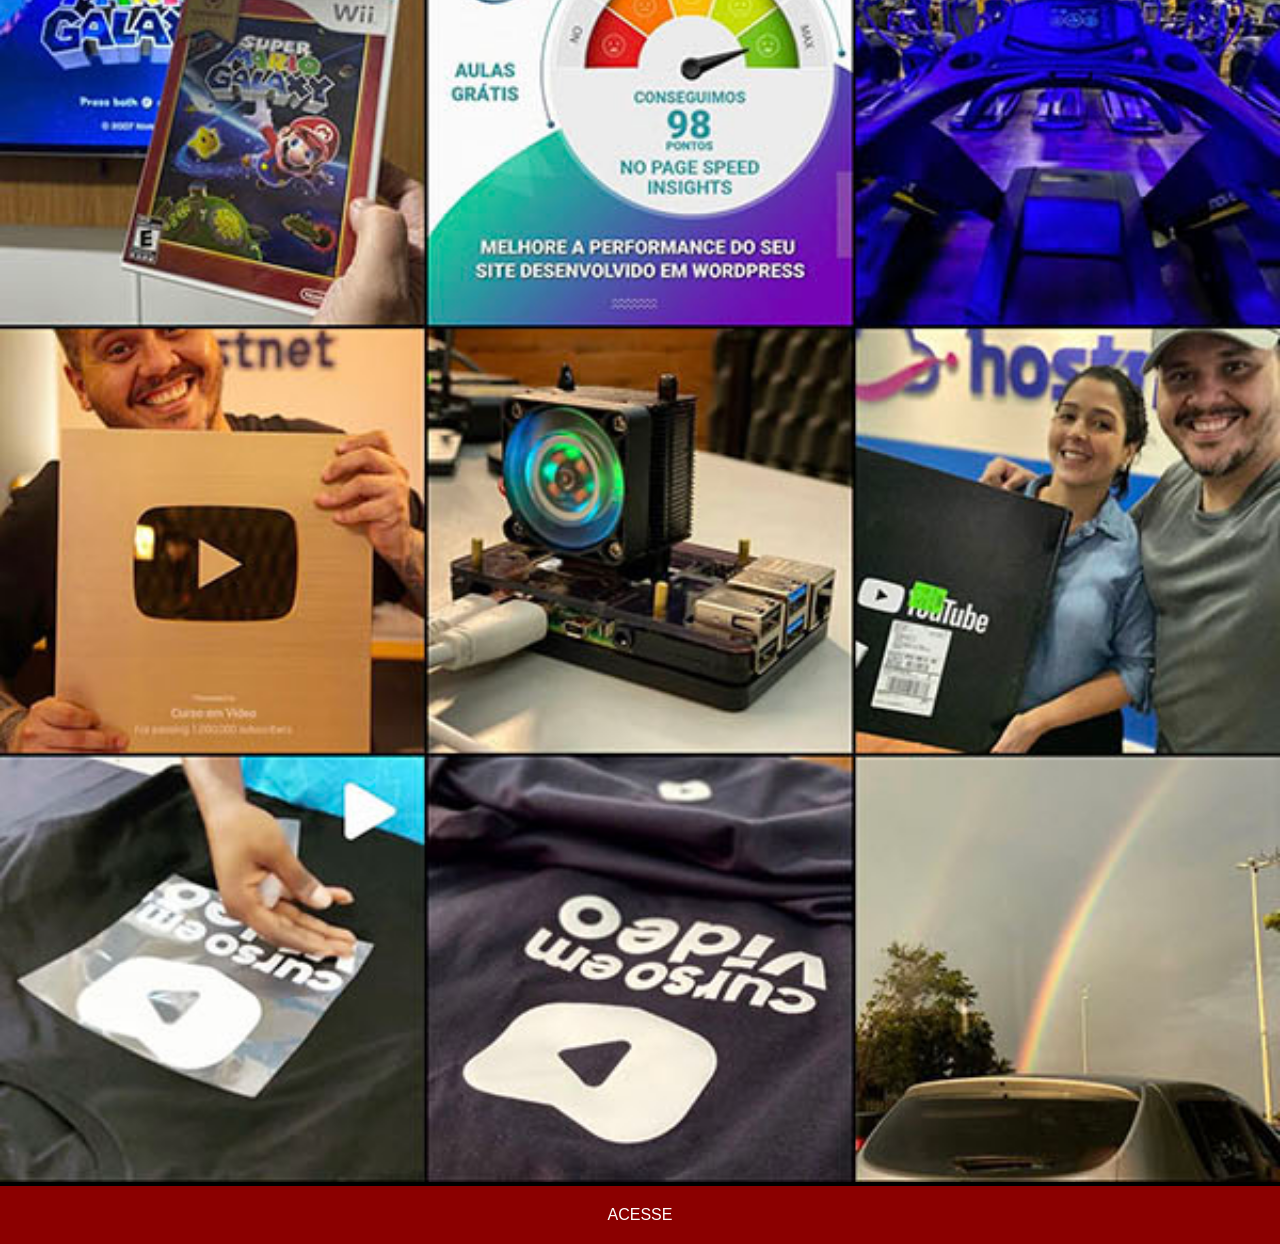
<file: instagram.html>
<!DOCTYPE html>
<html lang="pt-br">
<head>
    <meta charset="UTF-8">
    <meta name="viewport" content="width=device-width, initial-scale=1.0">
    <title>Instagram</title>
    <link rel="stylesheet" href="style/social.css">
</head>
<body>
    <img src="imagens/tela-instagram.jpg" alt="Instagram">
    <a href="https://www.instagram.com/gustavoguanabara/" target="_blank">ACESSE</a>
</body>
</html>
</file>
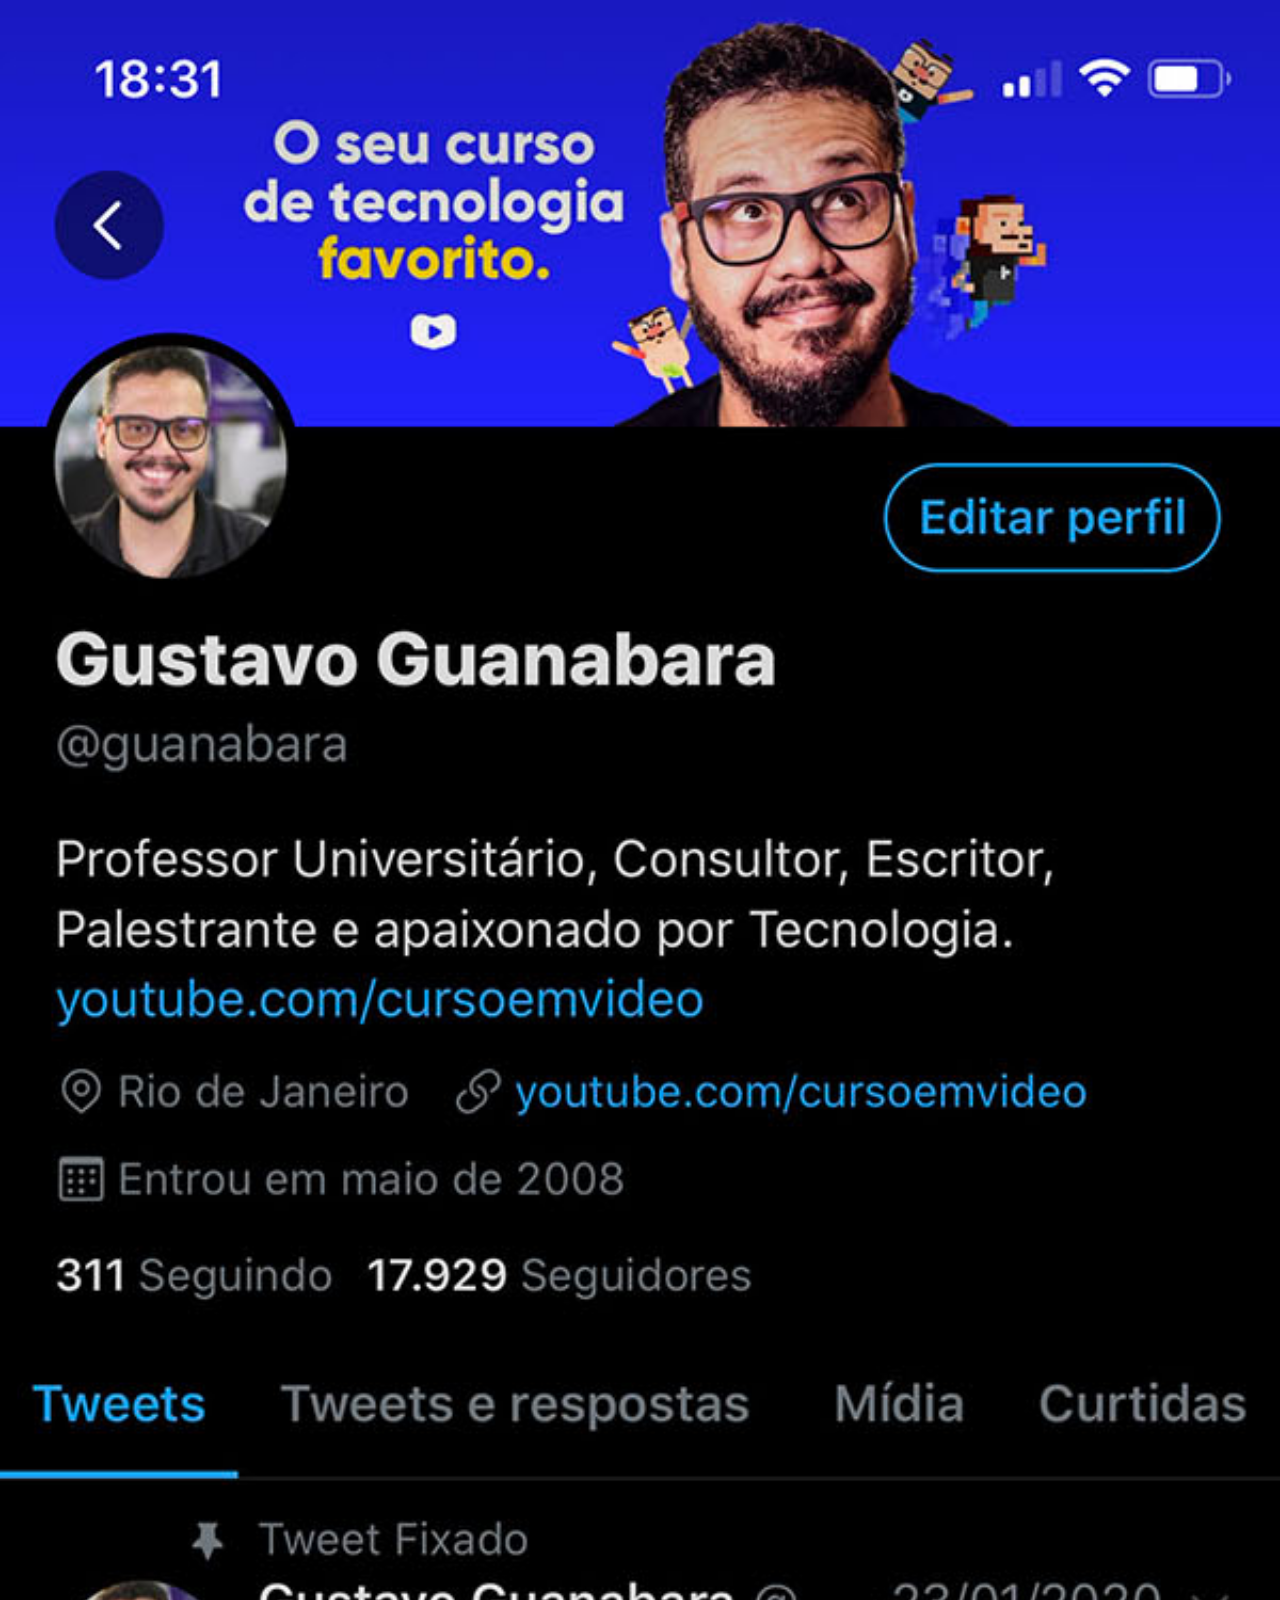
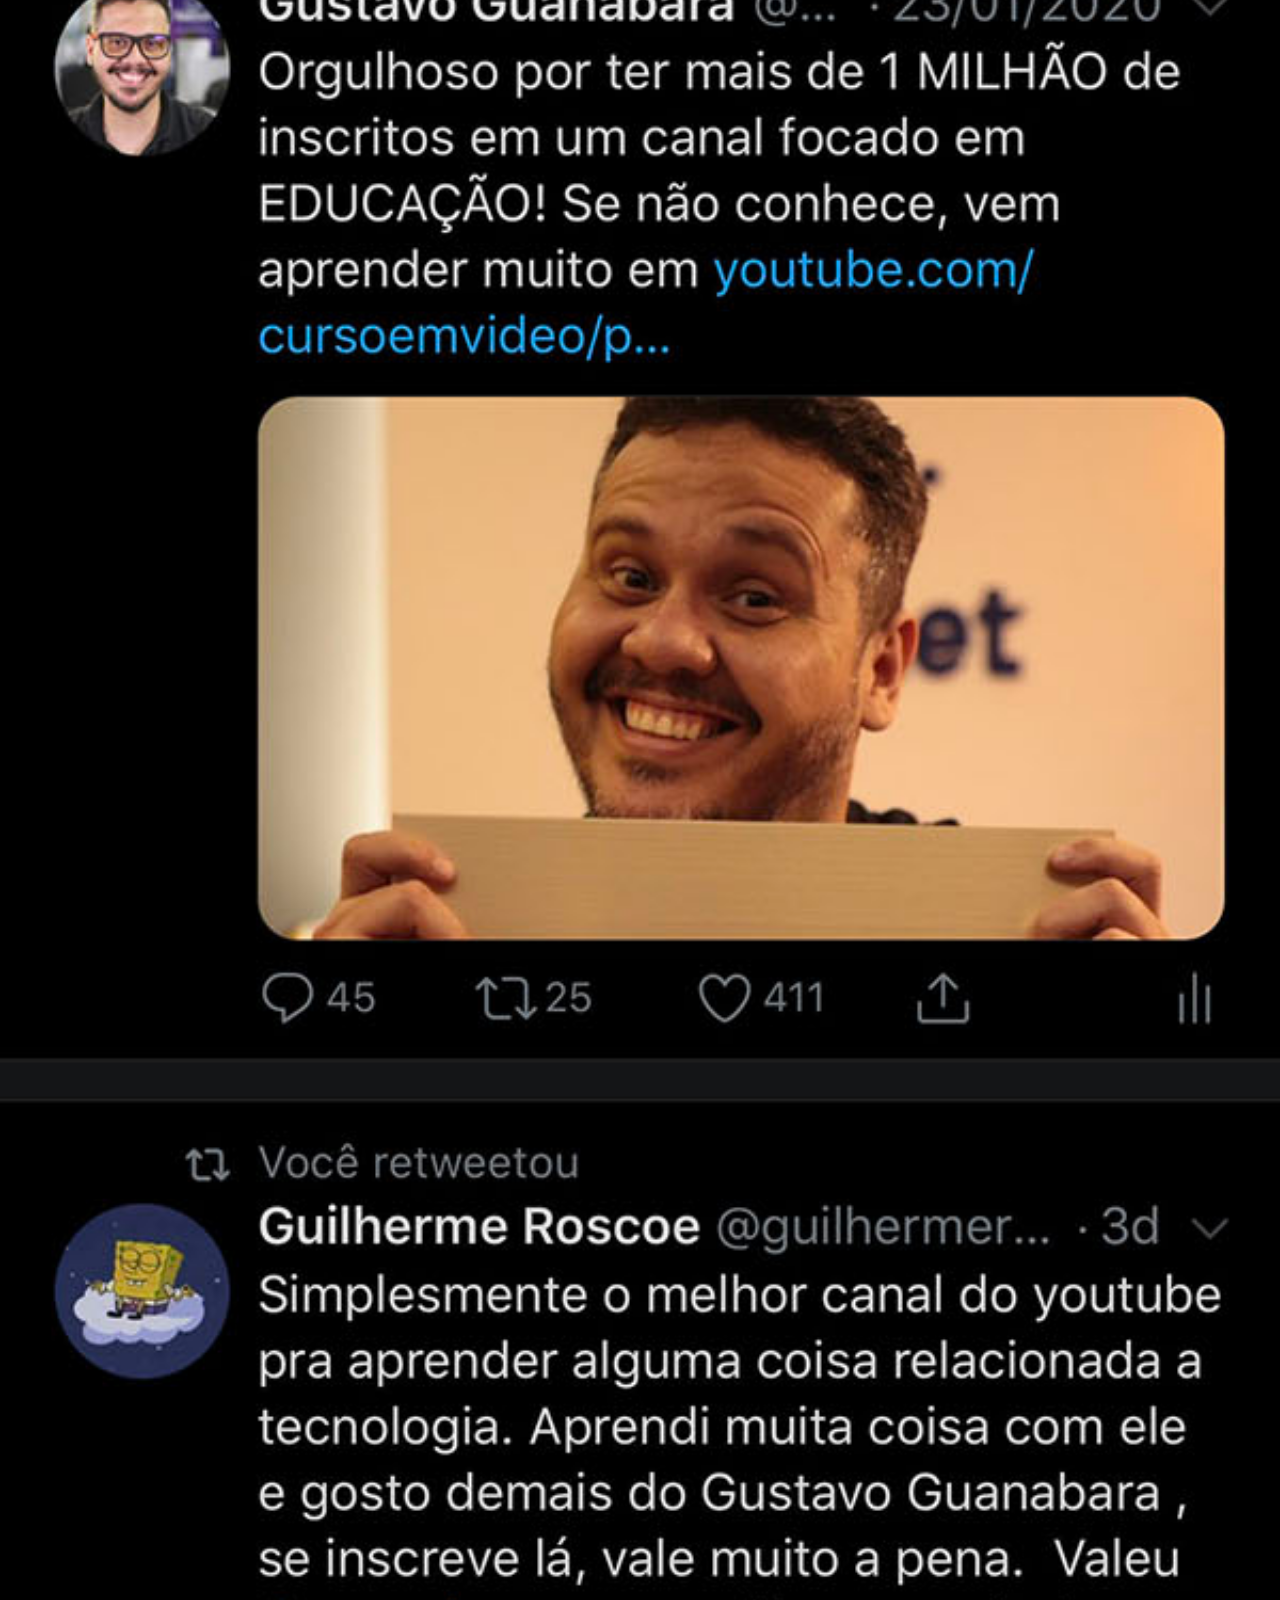
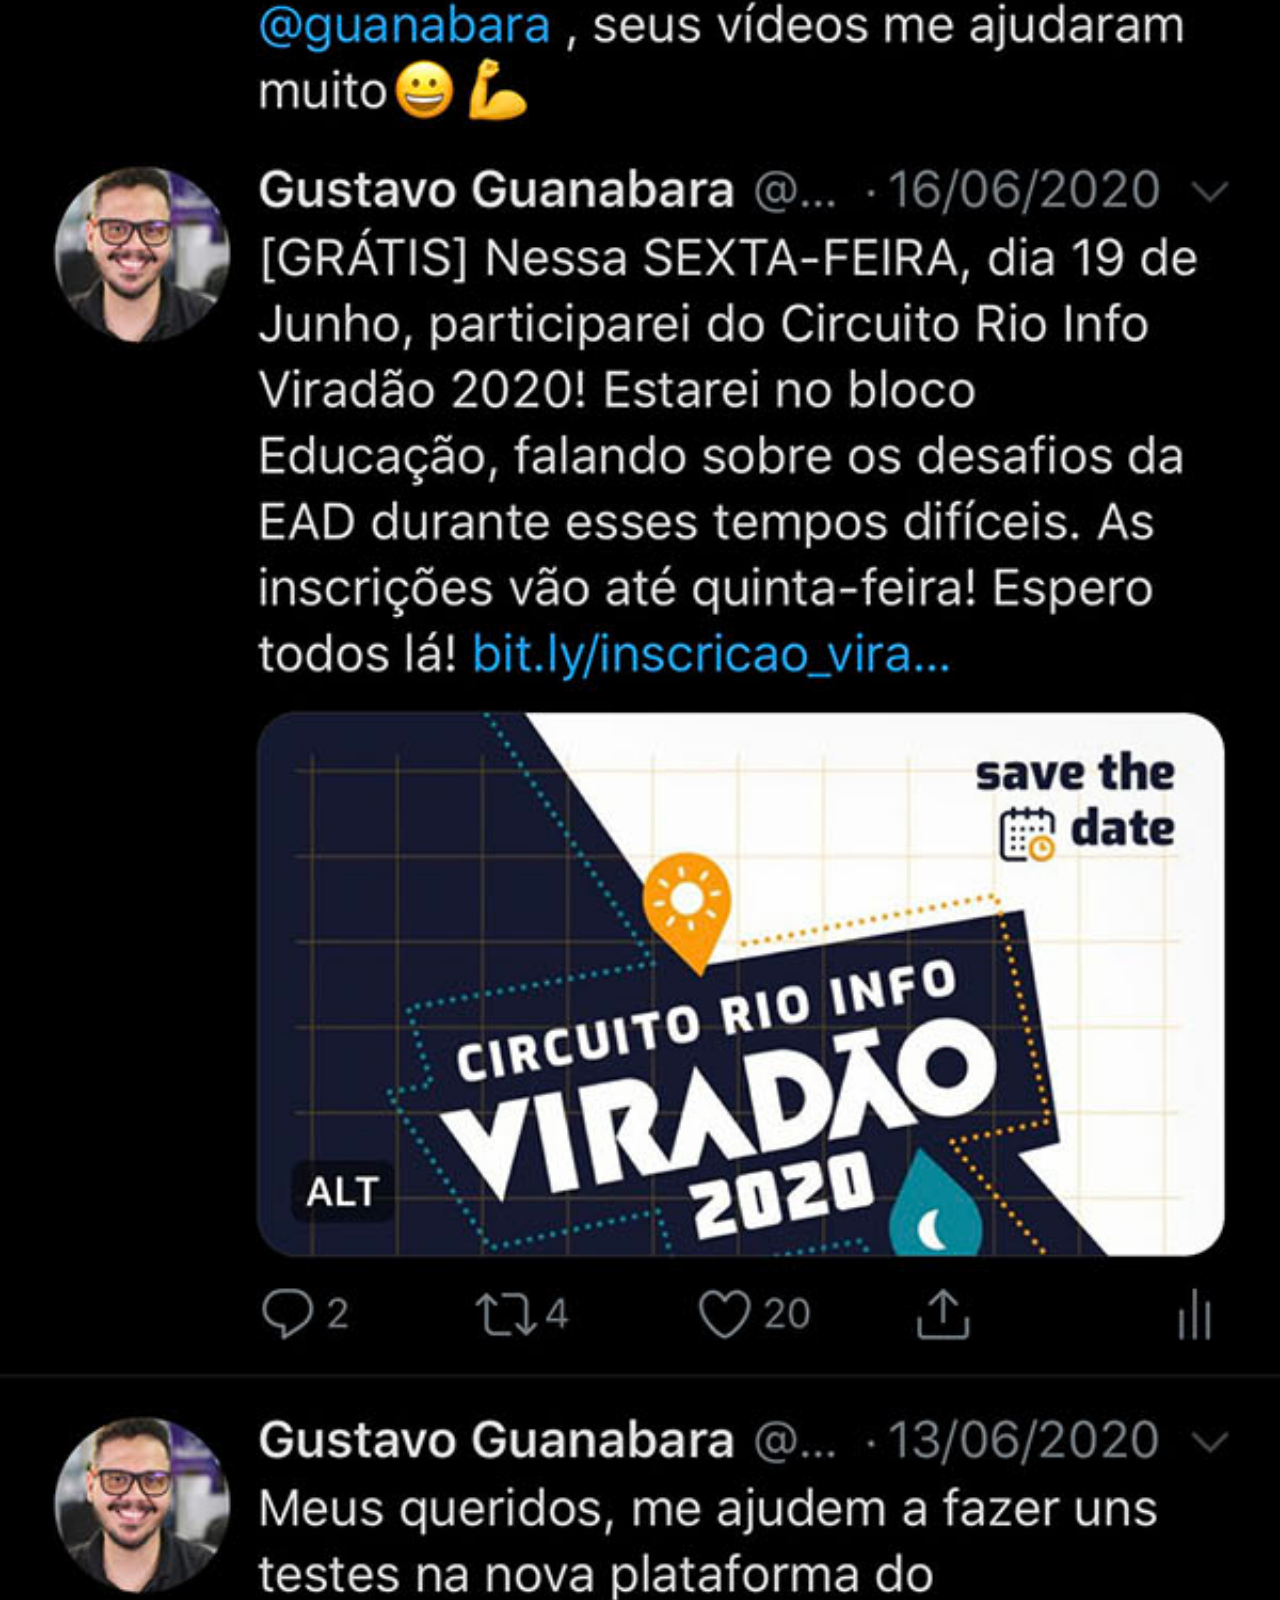
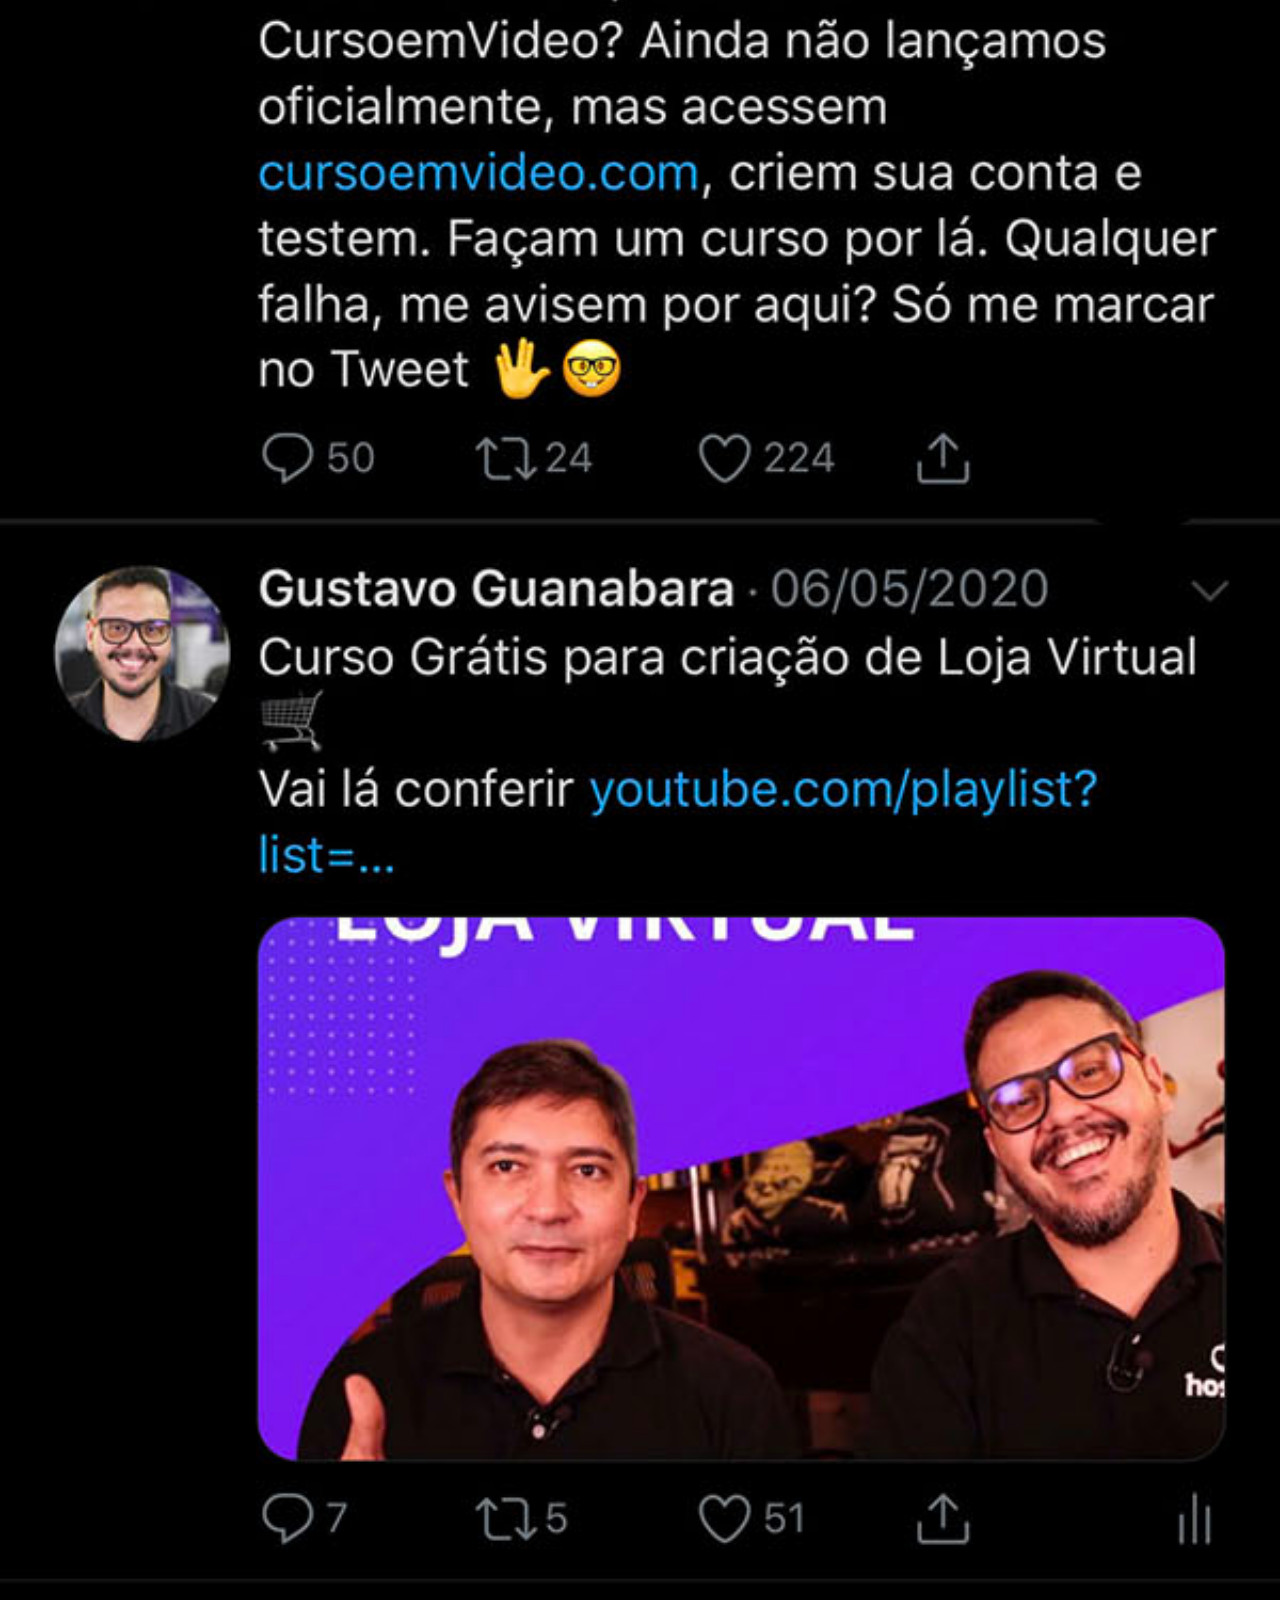
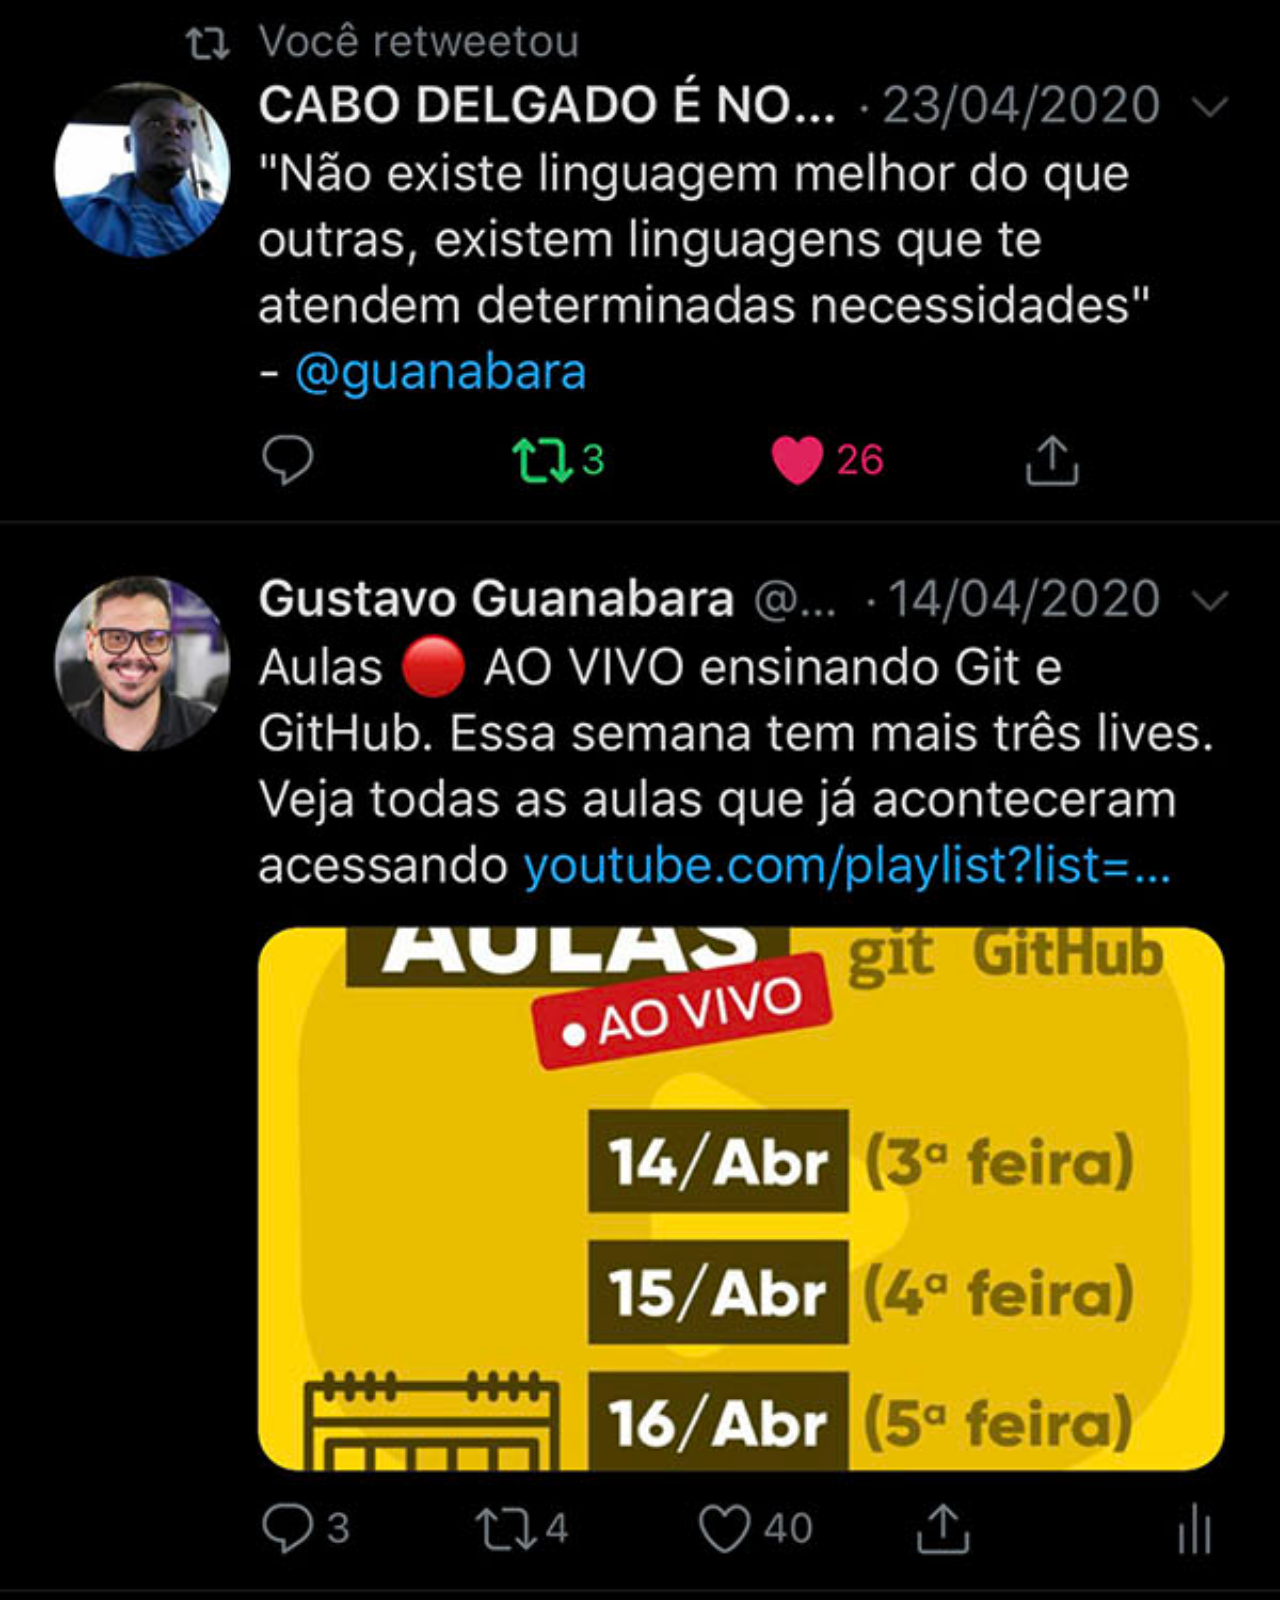
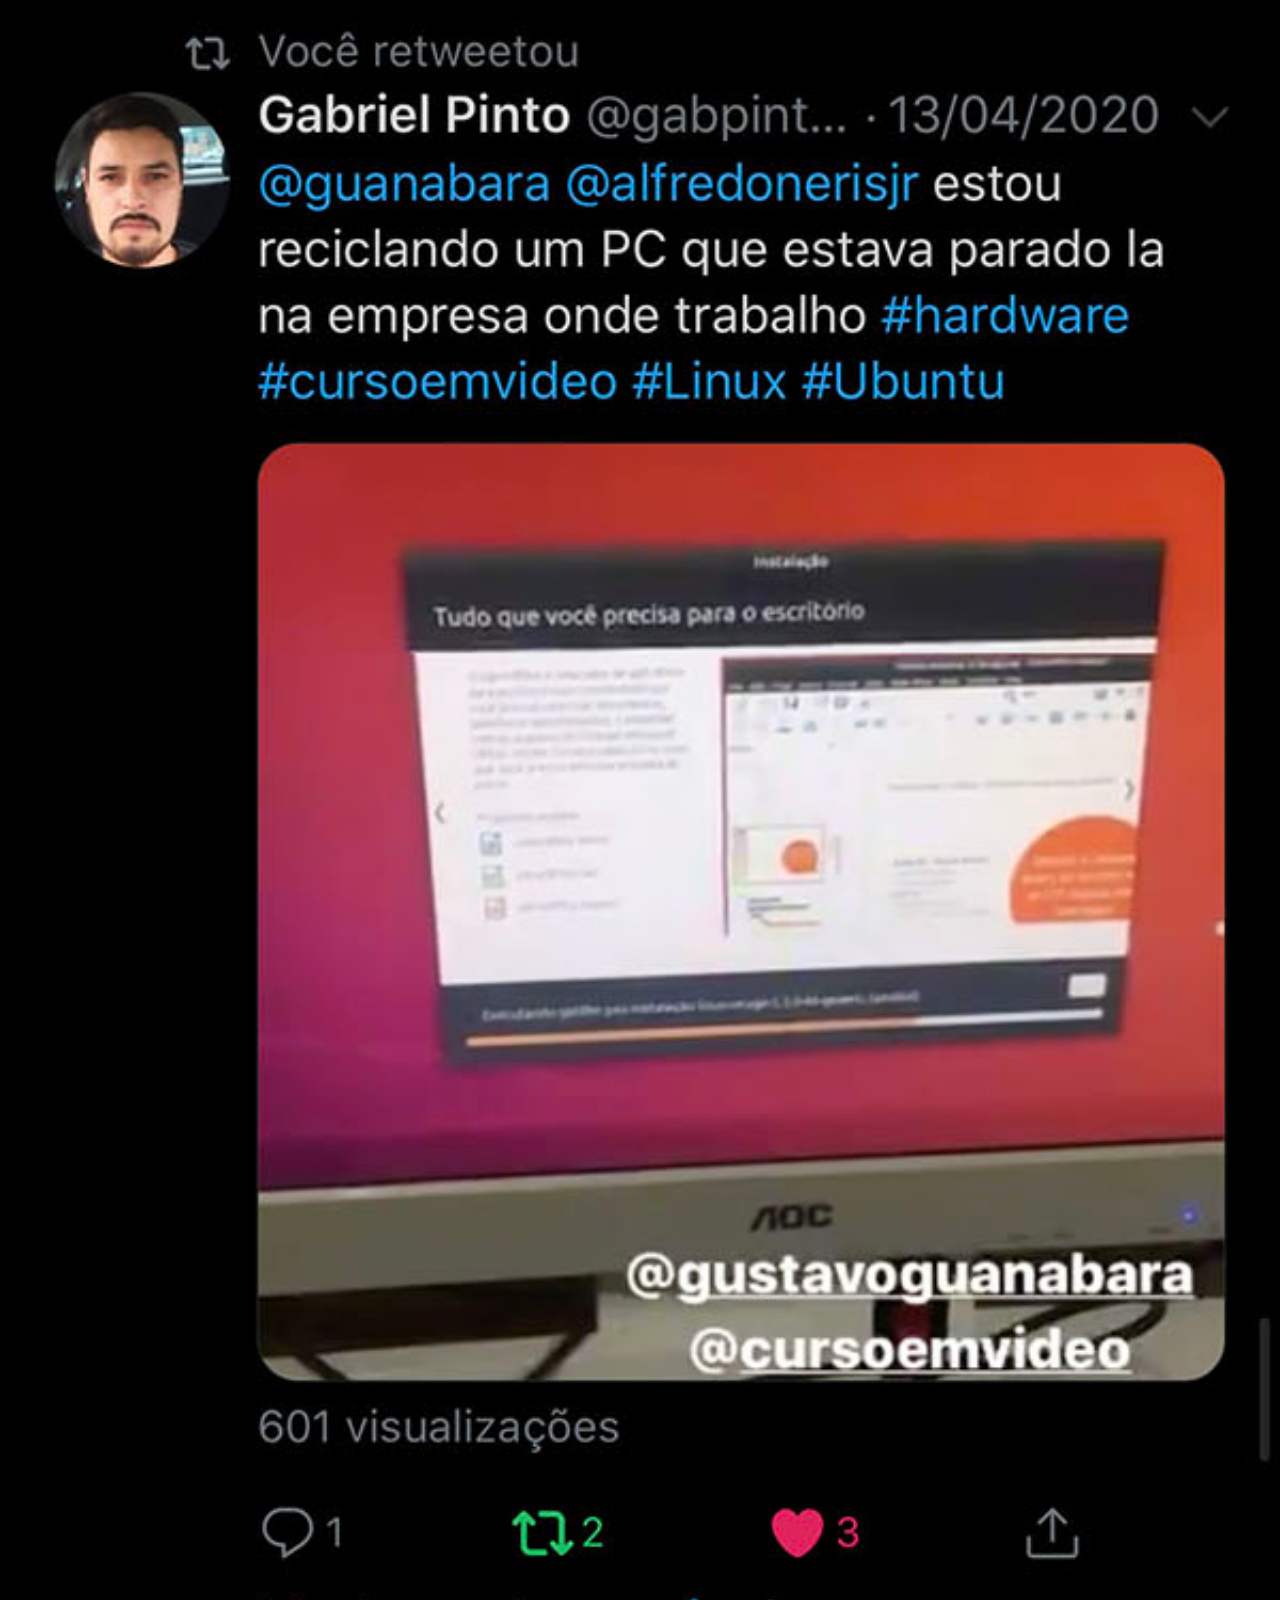
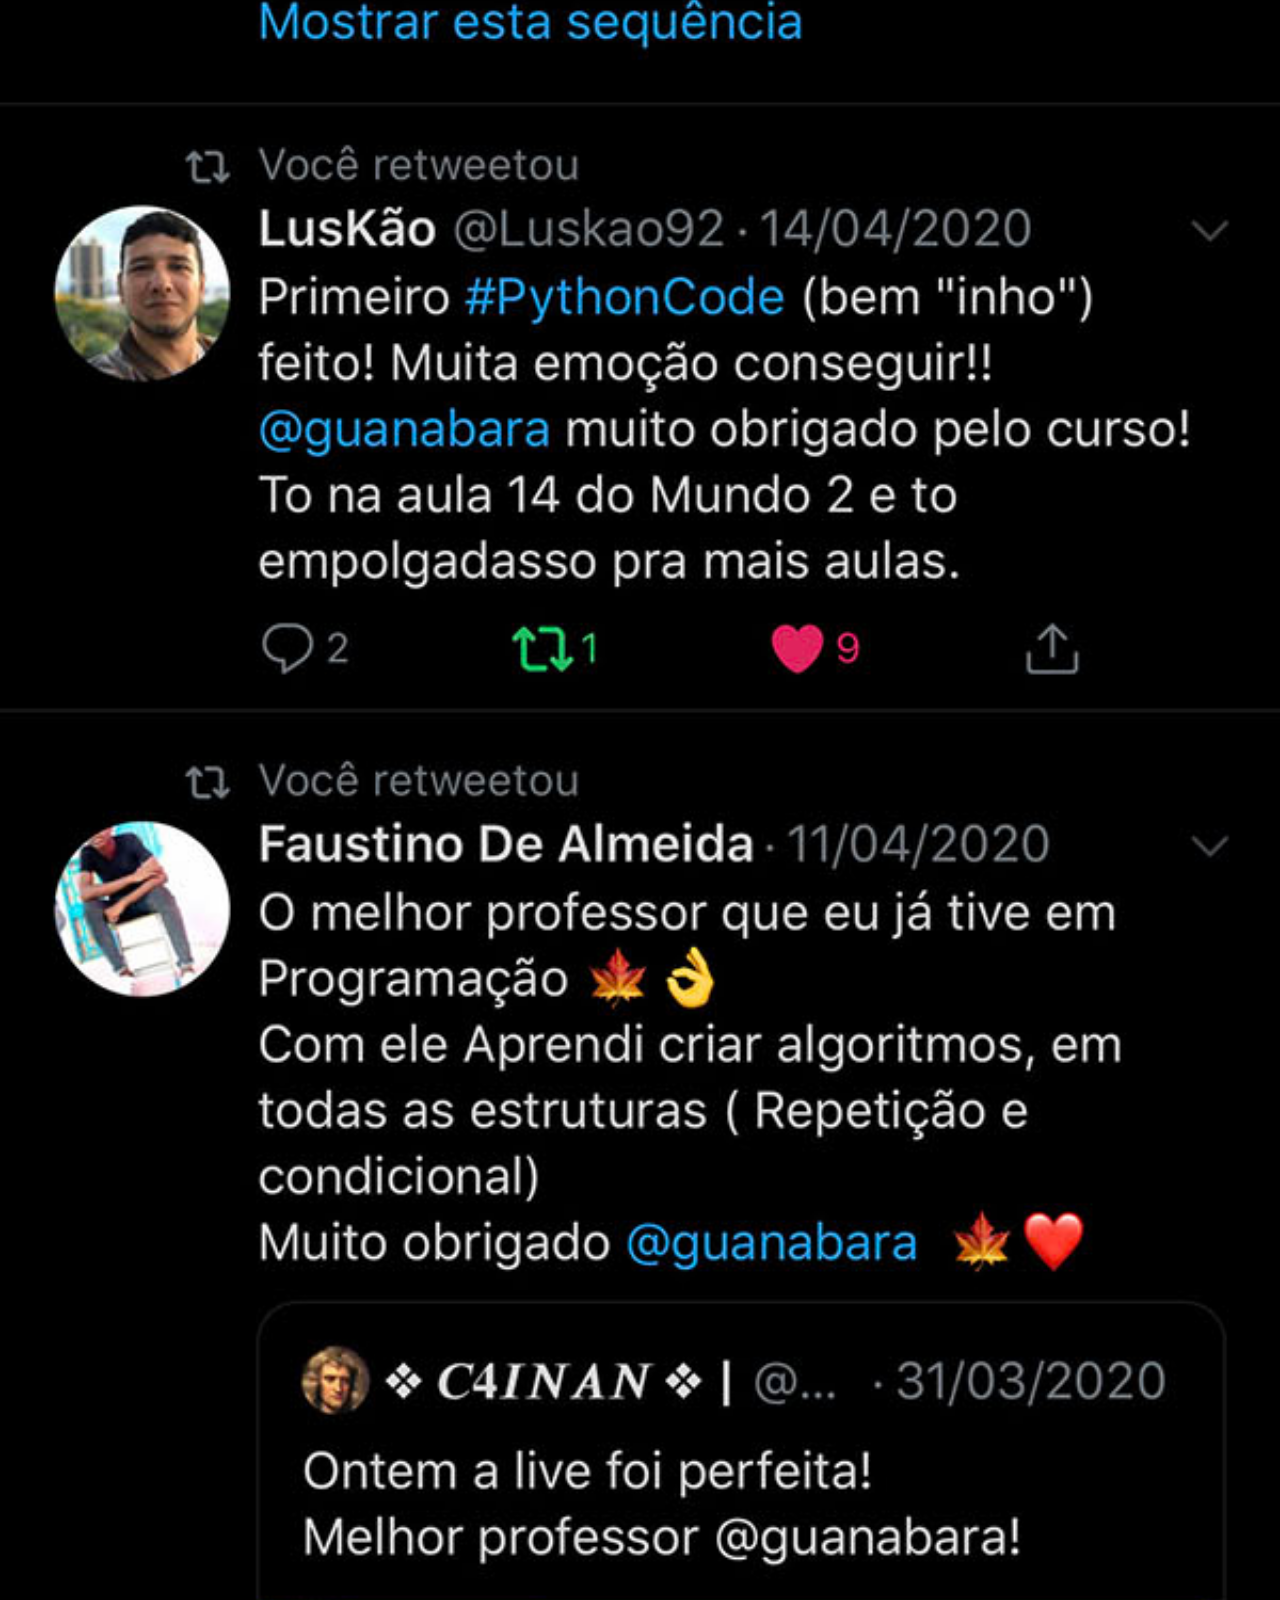
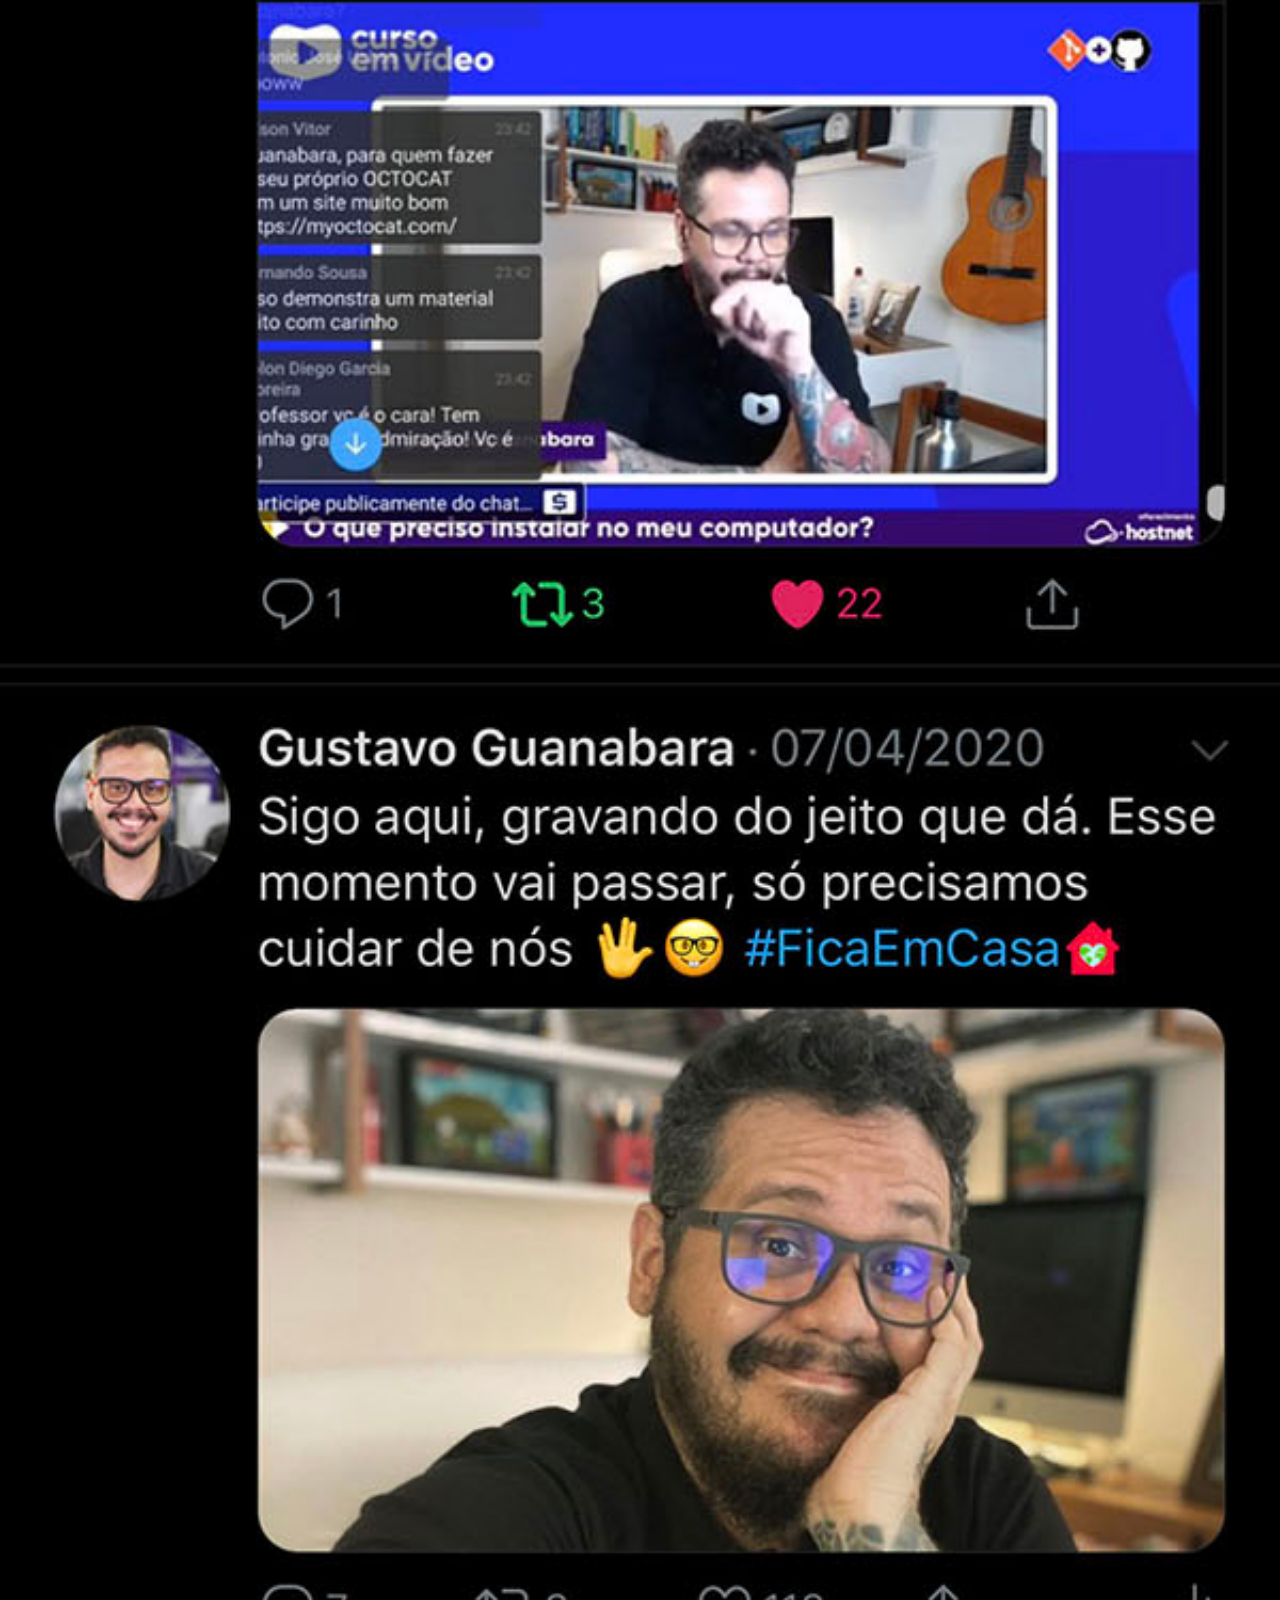
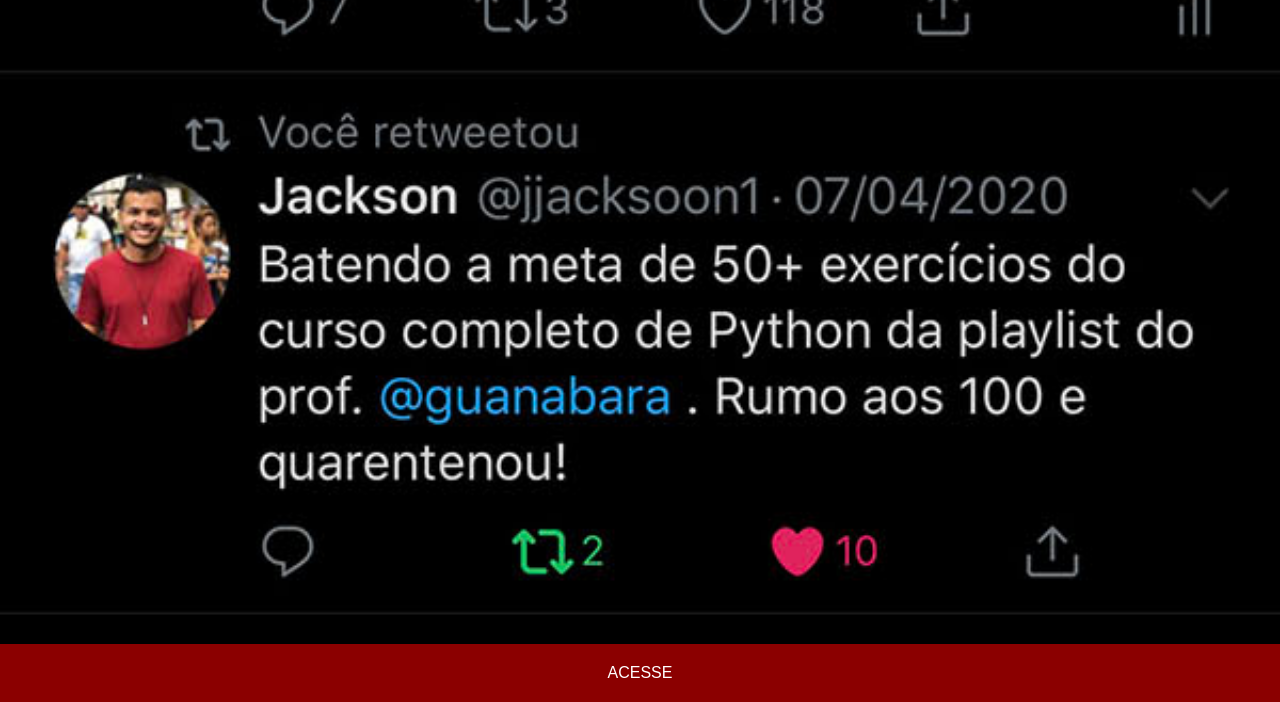
<file: twitter.html>
<!DOCTYPE html>
<html lang="pt-br">
<head>
    <meta charset="UTF-8">
    <meta name="viewport" content="width=device-width, initial-scale=1.0">
    <title>Twitter</title>
    <link rel="stylesheet" href="style/social.css">
</head>
<body>
    <img src="imagens/tela-twitter.jpg" alt="Twitter">
    <a href="https://x.com/guanabara" target="_blank">ACESSE</a>
</body>
</html>
</file>
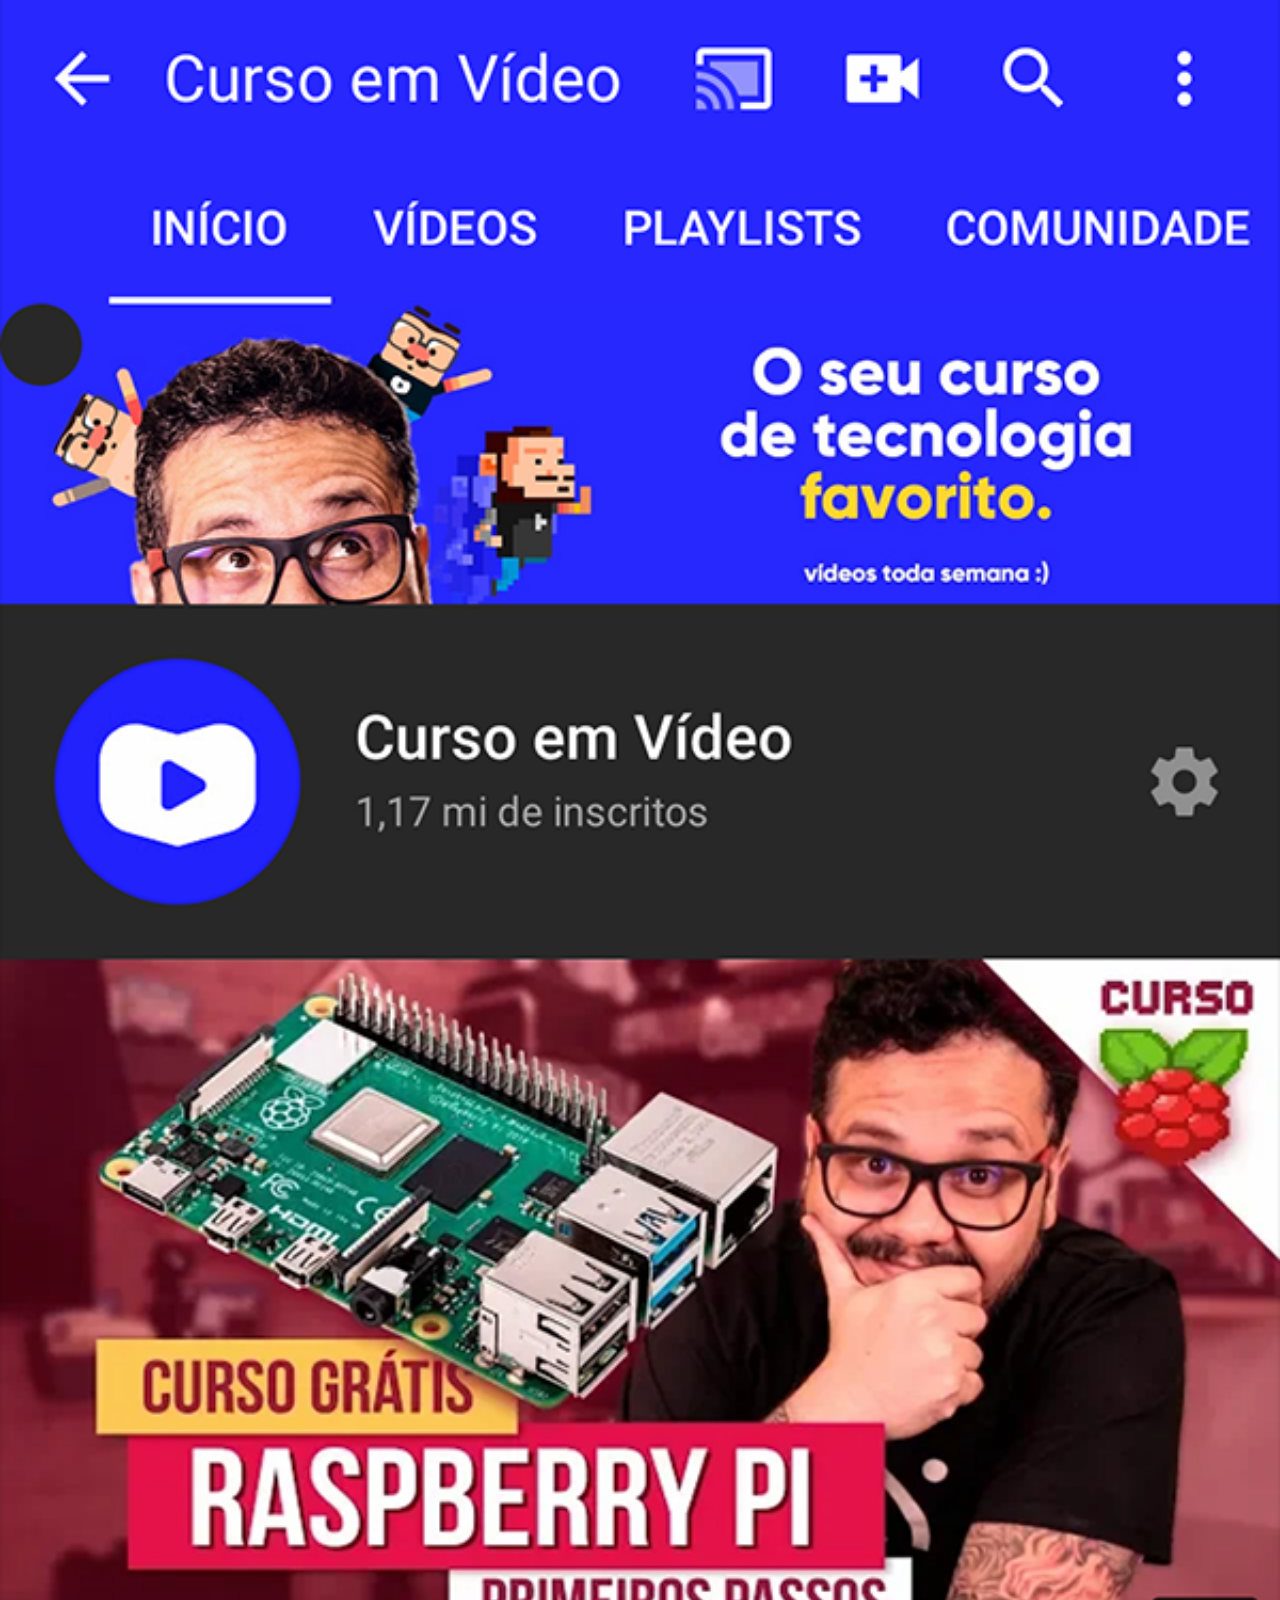
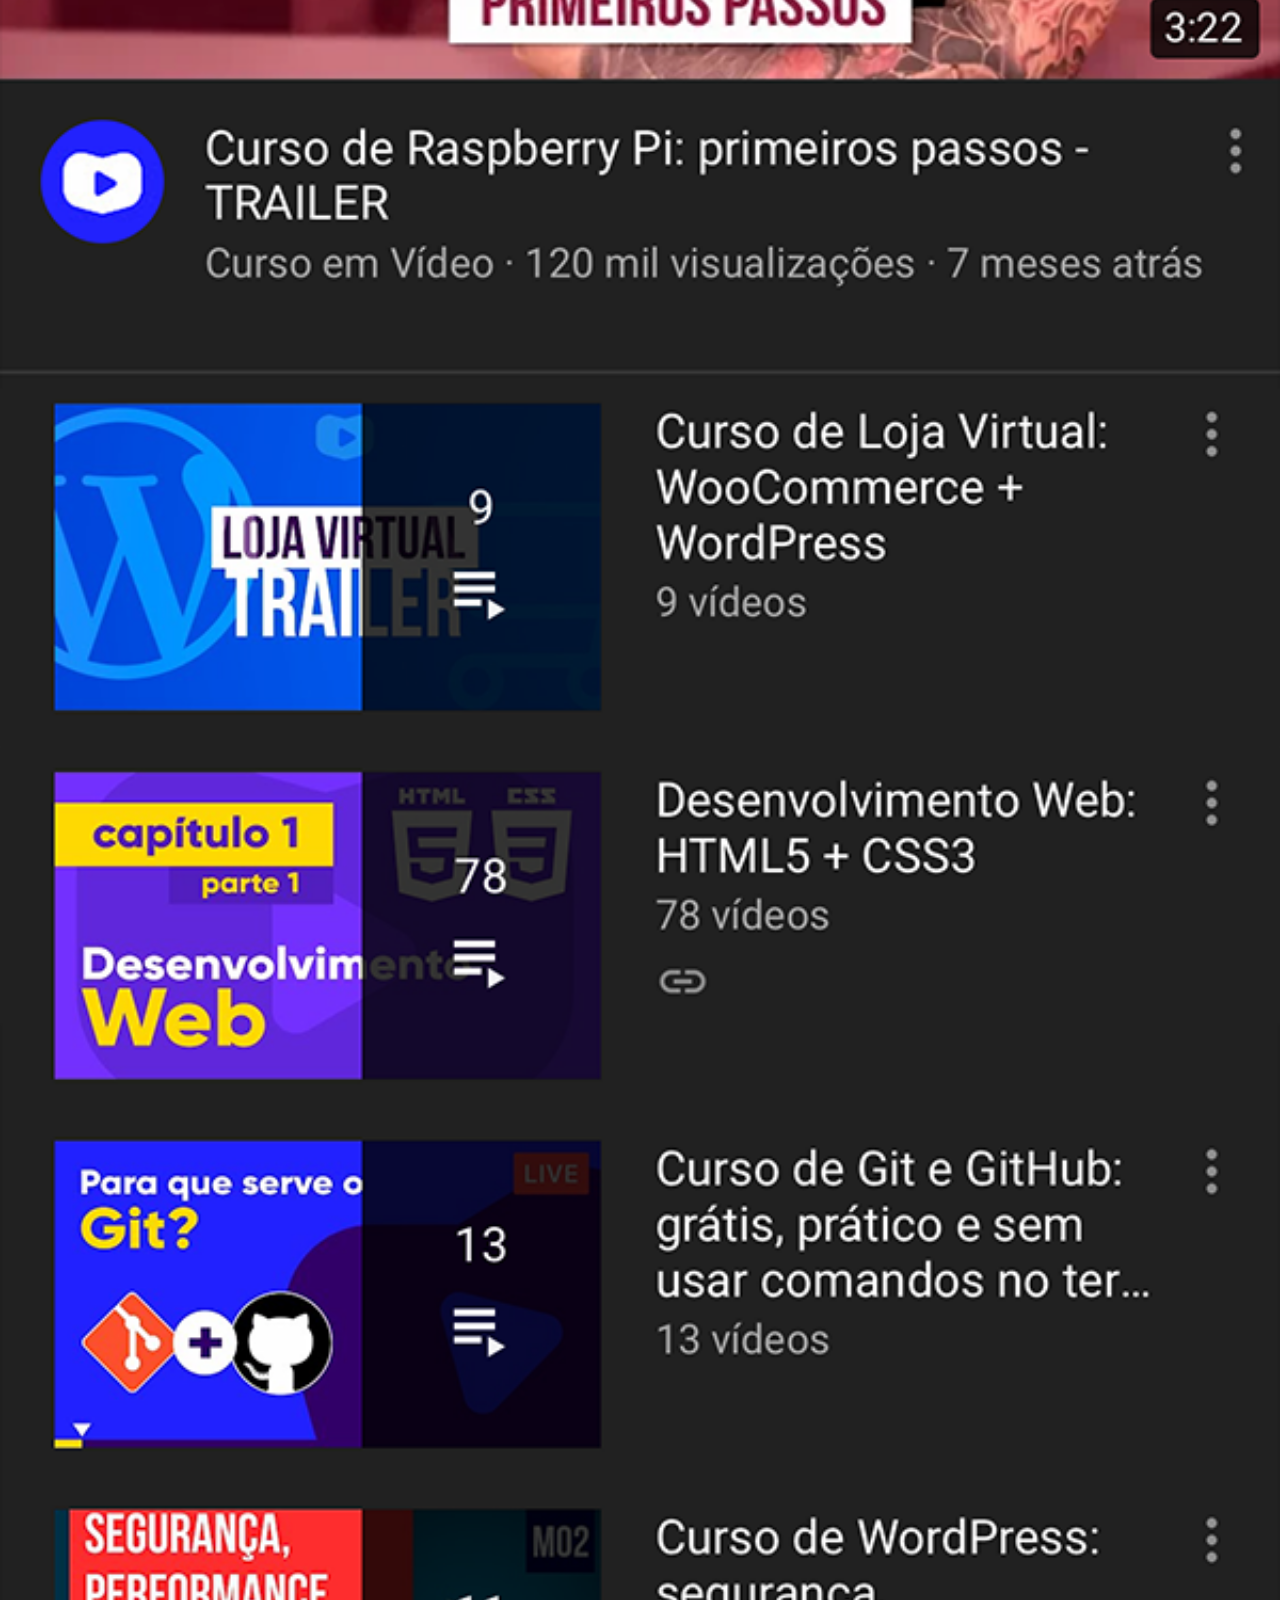
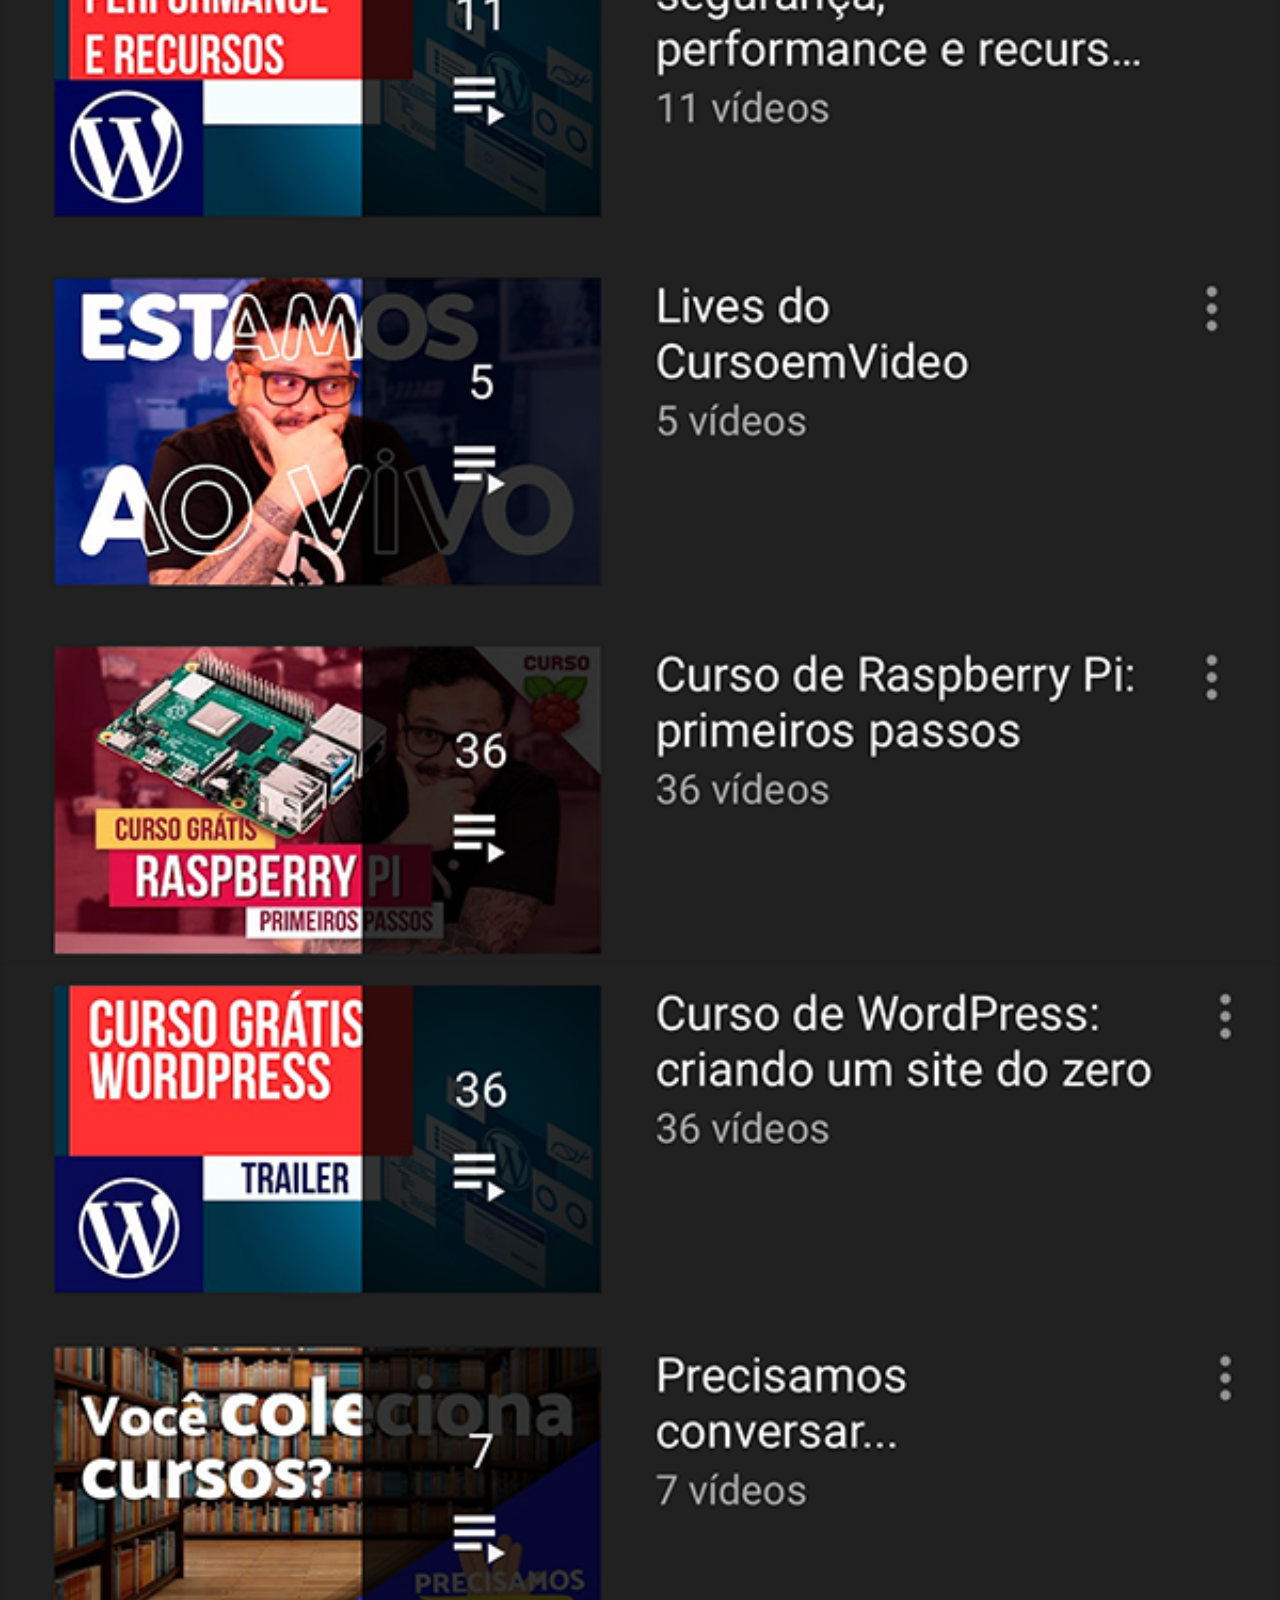
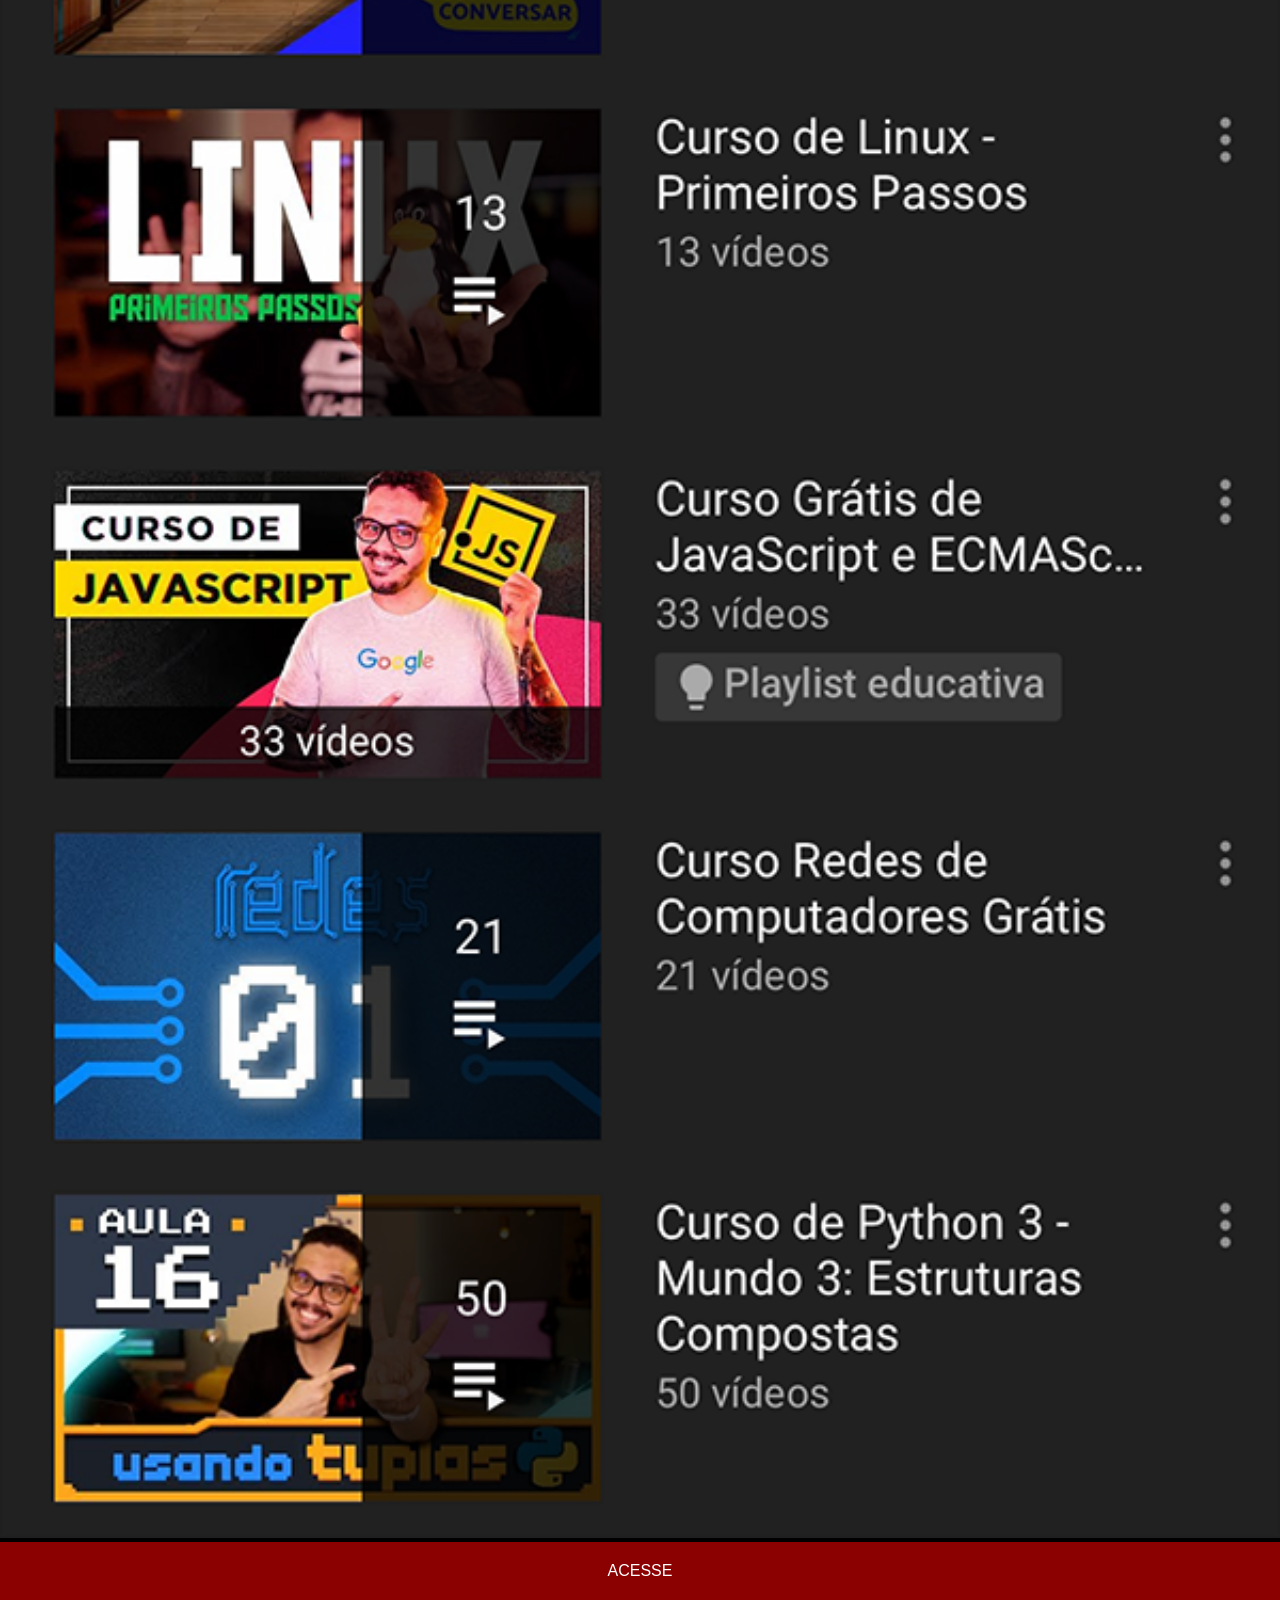
<file: youtube.html>
<!DOCTYPE html>
<html lang="pt-br">
<head>
    <meta charset="UTF-8">
    <meta name="viewport" content="width=device-width, initial-scale=1.0">
    <title>Youtube</title>
    <link rel="stylesheet" href="style/social.css">
</head>
<body>
    <img src="imagens/tela-youtube.png" alt="Youtube">
    <a href="https://www.youtube.com/@cursoemvideo/playlists" target="_blank">ACESSE</a>
</body>
</html>
</file>
<file: style/style.css>
@charset "UTF-8";

/*<-----------------------------------CONFIGURAÇÕES GERAIS----------------------------------------->*/
*{
    margin: 0px;
    padding: 0px;
    box-sizing: border-box;
}
/*<-----------------------------------BODY--------------------------------------------------------->*/
body{
    height: 100vh;
    font-family: Arial, Helvetica, sans-serif;
    background-image: url(../imagens/fundo-madeira.jpg);
    background-position: top center;
    background-repeat: no-repeat;
    background-size: cover;
}
/*<-----------------------------------CONTEÚDO----------------------------------------------------->*/
#celular{
    position: absolute;
    width: 311px;
    height: 627px;
    top: 50%;
    left: 50%;
    transform: translate(-50%, -50%);
    background-image: url(../imagens/frame-iphone.png);
    background-repeat: no-repeat;
    background-position: top center;
}

iframe{
    position: relative;
    width: 268px;
    height: 471px;
    top: 12.9%;
    left: 6.9%;
}

#redes-sociais{
    text-align: right;
}

#redes-sociais > a > img{
    position: relative;
    width: 50px;
    height: 50px;
    border-radius: 50%;
    box-shadow: 2px 2px 5px rgba(0, 0, 0, 0.473);
    right: 10px;
    top: 10px;
    margin-bottom: 1.45%;
}

#redes-sociais > a > img:hover{
    border: 2px solid rgba(255, 255, 255, 0.616);
    transform: translate(-3px, -3px);
    transition: 0.5s;
    box-shadow: 10px 10px 10px rgba(0, 0, 0, 0.329);
}
</file>
<file: style/social.css>
@charset "UTF-8";

/*<-----------------------------------CONFIGURAÇÕES GERAIS----------------------------------------->*/
*{
    margin: 0px;
    padding: 0px;
    box-sizing: border-box;
}
/*<-----------------------------------BODY--------------------------------------------------------->*/
body{
    background-color: black;
    font-family: Arial, Helvetica, sans-serif;
}
/*<-----------------------------------IMG---------------------------------------------------------->*/
::-webkit-scrollbar{
    width: 0px;
    height: 0px;
}

img{
    width: 100vw;
}
/*<-----------------------------------LINK--------------------------------------------------------->*/
a{
    display: block;
    background-color: darkred;
    text-align: center;
    color: white;
    padding: 20px;
    text-decoration: none;
}

a:hover{
    background-color: red;
    transition: 0.3s;
}
</file>
